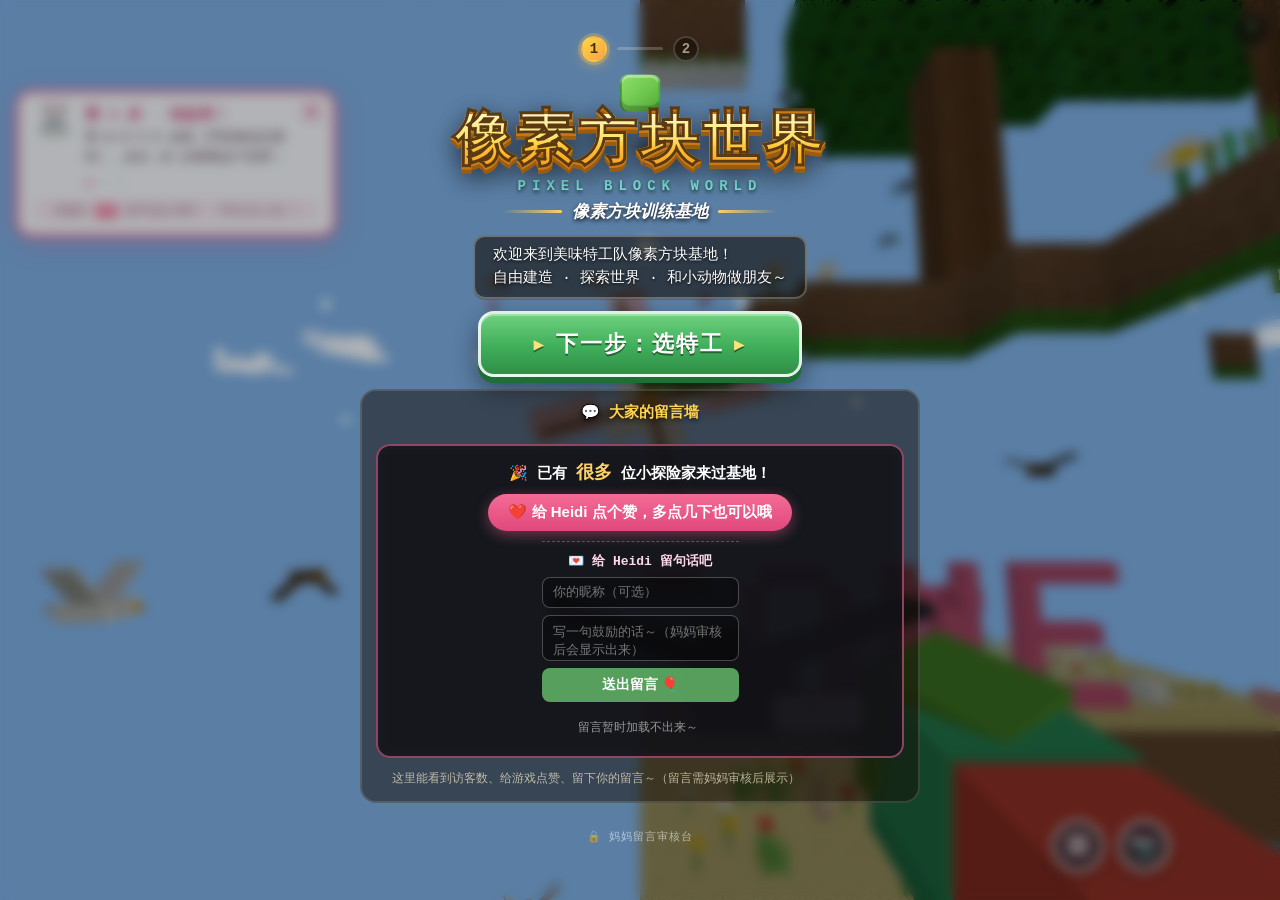
<file: index.html>
<!doctype html>
<html lang="zh-CN">
<head>
  <meta charset="UTF-8" />
  <meta name="viewport" content="width=device-width, initial-scale=1.0, maximum-scale=1.0, user-scalable=no" />
  <meta name="description" content="像素方块世界 - 3D像素风格方块世界探索游戏" />
  <title>美味特工队 · 像素方块训练基地</title>
  <link rel="stylesheet" href="./styles/main.css?v=20260925ai" />
  <!-- 使用 importmap 引入 Three.js ES Module -->
  <script type="importmap">
  {
    "imports": {
      "three": "./js/lib/three.module.js"
    }
  }
  </script>
</head>
<body>
  <!-- 游戏渲染画布 -->
  <canvas id="gameCanvas"></canvas>

  <!-- 十字准星 -->
  <div id="crosshair">+</div>

  <!-- 多人联机：队友过远时屏幕边缘方向指引（点击可一键传送到队友身边） -->
  <div id="teamPointer" class="team-pointer" title="点击传送到队友身边">
    <div class="tp-arrow"><span class="tp-tri"></span></div>
    <div class="tp-info"><span class="tp-name"></span><span class="tp-dist"></span></div>
  </div>

  <!-- 多人共建：常驻状态徽章（房间号 / 在线人数，点击复制房间号） -->
  <div id="mpBadge" class="mp-badge" title="点击复制房间号" hidden>
    <span class="mpb-dot"></span>
    <span class="mpb-label">多人共建</span>
    <span class="mpb-code" id="mpBadgeCode"></span>
    <span class="mpb-count" id="mpBadgeCount">1 人在线</span>
  </div>

  <!-- 多人共建：进入房间时的欢迎横幅 -->
  <div id="mpBanner" class="mp-banner" hidden>
    <div class="mpb-card">
      <div class="mpb-title">🌐 已进入多人共建世界</div>
      <div class="mpb-room">房间号 <b id="mpBannerCode"></b><span id="mpBannerCopy" class="mpb-copy">复制</span></div>
      <div class="mpb-people" id="mpBannerPeople"></div>
      <div class="mpb-hint">和小伙伴一起搭建吧！走散了按 B 可传送到队友身边</div>
    </div>
  </div>

  <!-- 多人共建：对话气泡聊天条（进入房间后显示） -->
  <div id="chatDock" class="chat-dock">
    <div id="chatLog" class="chat-log"></div>
    <div class="chat-row">
      <input id="chatInput" class="chat-input" type="text" maxlength="80"
             placeholder="说点什么…（回车发送）" autocomplete="off" />
      <button id="chatMicBtn" class="chat-mic" type="button" title="点一下说话，自动转成文字" aria-label="语音说话">🎤</button>
      <button id="chatSendBtn" class="chat-send" type="button">发送</button>
    </div>
  </div>

  <!-- 当前选中方块名称提示 -->
  <div id="selectedBlockName">草地</div>

  <!-- 底部物品栏 -->
  <div id="hotbar"></div>

  <!-- 目标方块提示 -->
  <div id="blockHighlight"></div>

  <!-- 调试信息 -->
  <div id="debugInfo"></div>

  <!-- 右上角操作说明面板（桌面端常驻，可点击收起/展开） -->
  <div id="controlsPanel" class="desktop-only collapsed">
    <button id="controlsTrigger" class="controls-trigger" type="button" aria-label="操作说明" title="操作说明（点击展开/收起）">?</button>
    <div class="controls-body">
      <div class="control-row"><span class="key">W A S D</span><span>移动</span></div>
      <div class="control-row"><span class="key">鼠标</span><span>视角旋转</span></div>
      <div class="control-row"><span class="key">左键</span><span>放置方块</span></div>
      <div class="control-row"><span class="key">右键</span><span>破坏方块</span></div>
      <div class="control-row"><span class="key">空格</span><span>跳跃 / 水中上浮</span></div>
      <div class="control-row"><span class="key">双击空格</span><span>切换飞行（空格上升 / Shift 下降）</span></div>
      <div class="control-row"><span class="key">1-9</span><span>选择快捷栏</span></div>
      <div class="control-row"><span class="key">M</span><span>🗺 打开世界地图</span></div>
      <div class="control-row"><span class="key">E</span><span>打开创造背包（选方块放入快捷栏）</span></div>
      <div class="control-row"><span class="key">G</span><span>装备兑换（床、家具、生活用品）</span></div>
      <div class="control-row"><span class="key">V</span><span>切换第一 / 第三人称（看自己）</span></div>
      <div class="control-row"><span class="key">R</span><span>🏠 一键回到出生点</span></div>
      <div class="control-row"><span class="key">9（空槽）</span><span>吸引/收集掉落物</span></div>
      <div class="control-row"><span class="key">滚轮/Shift+滚轮</span><span>切换方块</span></div>
      <div class="control-row"><span class="key">T</span><span>切换天气（晴/雨/雪）</span></div>
      <div class="control-row"><span class="key">C</span><span>📷 拍照存入作品集</span></div>
      <div class="control-row"><span class="key">P</span><span>🖼 打开作品集相册</span></div>
      <div class="control-row"><span class="key">Q</span><span>❔ 打开 / 收起本操作说明</span></div>
      <div class="control-row"><span class="key">H</span><span>🐰 关闭 / 重开新手任务提示</span></div>
      <div class="control-row"><span class="key">F</span><span>小彩蛋（试试看～）</span></div>
      <div class="control-row"><span class="key">Ctrl+S</span><span>💾 立即手动保存（也会自动保存）</span></div>
      <div class="control-row"><span class="key">ESC</span><span>暂停</span></div>
    </div>
  </div>

  <!-- 加载进度 -->
  <div id="loadingBar">
    <div class="loading-text">生成世界中...</div>
    <div class="loading-progress"><div class="loading-fill" id="loadingFill"></div></div>
  </div>

  <!-- 暂停界面 -->
  <div id="pauseScreen">
    <div class="pause-text">暂停</div>
    <div class="pause-hint">点击继续游戏</div>
  </div>

  <!-- 开始界面 -->
  <div id="startScreen">
   <div class="start-inner">
    <!-- 步骤指示器 -->
    <div class="step-dots" aria-hidden="true">
      <span class="sd active">1</span><i class="sd-line"></i><span class="sd">2</span>
    </div>

    <!-- 第 1 步：欢迎语 + 留言墙 -->
    <div class="start-step active" data-step="1">
      <div class="start-hero">
        <div class="logo-lockup">
          <div class="logo-cube" aria-hidden="true">
            <div class="cube-face cube-top"></div>
            <div class="cube-face cube-left"></div>
            <div class="cube-face cube-right"></div>
            <div class="cube-eyes"><i></i><i></i></div>
          </div>
          <h1 class="game-logo"><span class="logo-zh">像素方块世界</span></h1>
          <div class="logo-en">PIXEL&nbsp;BLOCK&nbsp;WORLD</div>
          <div class="logo-rule"><span></span><em>像素方块训练基地</em><span></span></div>
        </div>
      </div>

      <div class="start-welcome">欢迎来到美味特工队像素方块基地！<br>自由建造 · 探索世界 · 和小动物做朋友～</div>

      <button id="stepNextBtn" class="start-play-btn" type="button">
        <span class="spb-arrow">▶</span> 下一步：选特工 <span class="spb-arrow">▶</span>
      </button>

      <div class="step-box">
        <div class="step-box-title">💬 大家的留言墙</div>
        <div id="communityMount"></div>
        <div class="tab-hint">这里能看到访客数、给游戏点赞、留下你的留言～（留言需妈妈审核后展示）</div>
      </div>

      <a class="admin-link" href="./admin.html" target="_blank" rel="noopener" onclick="event.stopPropagation()">🔒 妈妈留言审核台</a>
    </div>

    <!-- 第 2 步：选角色 + 开始 / 存档 -->
    <div class="start-step" data-step="2" hidden>
      <div class="step-title">准备出发，选一位美味特工！</div>
        <div class="char-select">
          <div class="char-select-label">选择你的美味特工 <span class="char-select-sub">美味特工队 · Yummy Agents</span></div>
          <div class="char-options char-options-4">
            <button class="char-card" data-char="burger" type="button">
              <span class="agent-ico agent-burger"><i class="ag-hat"></i><i class="ag-cap"></i><b class="ag-eye"></b><b class="ag-eye"></b><i class="ag-mask"></i><i class="ag-body"></i></span>
              <span class="char-name">汉堡特工</span>
              <span class="char-check">✓</span>
            </button>
            <button class="char-card" data-char="fries" type="button">
              <span class="agent-ico agent-fries"><i class="ag-fries"></i><i class="ag-chefhat"></i><i class="ag-hair"></i><b class="ag-eye ag-eye-red"></b><b class="ag-eye ag-eye-red"></b><i class="ag-mask ag-mask-white"></i><i class="ag-body ag-body-green"></i></span>
              <span class="char-name">薯条厨娘</span>
              <span class="char-check">✓</span>
            </button>
            <button class="char-card" data-char="popcorn" type="button">
              <span class="agent-ico agent-popcorn"><i class="ag-puffs"></i><b class="ag-eye ag-eye-white"></b><b class="ag-eye ag-eye-white"></b><i class="ag-body ag-body-purple"></i></span>
              <span class="char-name">鸡米花小弟</span>
              <span class="char-check">✓</span>
            </button>
            <button class="char-card" data-char="witch" type="button">
              <span class="agent-ico agent-witch"><i class="ag-hair"></i><i class="ag-hat"></i><i class="ag-hatbrim"></i><b class="ag-eye"></b><b class="ag-eye"></b><i class="ag-body ag-body-witch"></i></span>
              <span class="char-name">魔法小女巫</span>
              <span class="char-check">✓</span>
            </button>
          </div>
        </div>

      <!-- 开始按钮 -->
      <button id="startPlayBtn" class="start-play-btn" type="button">
        <span class="spb-arrow">▶</span> 开始冒险 <span class="spb-arrow">▶</span>
      </button>

    <div class="save-menu" id="saveMenu">
      <button id="continueBtn" class="save-btn save-btn-primary" style="display:none">继续上次世界</button>
      <button id="newWorldBtn" class="save-btn">开新世界</button>
      <button id="exportBtn" class="save-btn">导出存档</button>
      <button id="importBtn" class="save-btn" onclick="document.getElementById('importFile').click()">导入存档</button>
      <input type="file" id="importFile" accept="application/json,.json" style="display:none">
      <div class="save-note">本地自动保存（同设备）；导出文件可备份或换设备导入。游戏内 Ctrl+S 手动保存。</div>
    </div>

    <!-- 多人共建面板（未配置云端时自动隐藏） -->
    <div class="mp-card" id="mpBox">
      <div class="mp-card-head">
        <span class="mp-globe" aria-hidden="true">🌐</span>
        <div class="mp-head-text">
          <div class="mp-title">多人共建</div>
          <div class="mp-subtitle">和小伙伴进同一个世界，一起搭方块！<span class="mp-cap-badge">每房最多 4 人</span></div>
        </div>
        <span class="mp-online-pill" id="mpOnlineBadge" aria-hidden="true">在线</span>
      </div>
      <div class="mp-card-body">
        <div class="mp-field">
          <label for="mpName">你的昵称</label>
          <input id="mpName" class="mp-input" type="text" maxlength="12" autocomplete="off" placeholder="取个名字，如：Heidi">
        </div>
        <div class="mp-cols">
          <button id="mpCreate" class="mp-btn mp-btn-create" type="button">
            <span class="mp-btn-ico">🏠</span><span>创建新房间</span>
          </button>
          <div class="mp-or"><i></i><span>或</span><i></i></div>
          <div class="mp-join">
            <input id="mpCode" class="mp-input mp-code" type="text" maxlength="6" autocomplete="off" placeholder="房间码">
            <button id="mpJoin" class="mp-btn mp-btn-join" type="button">
              <span class="mp-btn-ico">🚪</span><span>加入</span>
            </button>
          </div>
        </div>
        <div id="mpCodeBar" class="mp-codebar" style="display:none;">
          <span class="mp-codebar-label">房间码</span>
          <span id="mpCodeValue" class="mp-code-value">------</span>
          <button id="mpCopy" class="mp-copy" type="button">📋 复制</button>
        </div>
        <div id="mpStatus" class="mp-status">想和小伙伴一起玩，就在这里「创建房间」或输入房码「加入」；不在这里操作、直接点下方「开始冒险」，就会进入只属于你自己的单机世界。</div>
        <div class="mp-steps">
          <span>① 填昵称</span><span>② 建房或输入房码</span><span>③ 点「开始冒险」一起搭</span>
        </div>
      </div>
    </div>
    <details class="controls-info desktop-only controls-collapse">
      <summary>⌨️ 键盘操作说明（点击展开/收起）</summary>
      <div class="controls-collapse-body">
      <div class="control-row"><span class="key">W A S D</span><span>移动</span></div>
      <div class="control-row"><span class="key">鼠标</span><span>视角旋转</span></div>
      <div class="control-row"><span class="key">空格</span><span>跳跃 / 水中上浮</span></div>
      <div class="control-row"><span class="key">双击空格</span><span>切换飞行（空格上升 / Shift 下降）</span></div>
      <div class="control-row"><span class="key">左键</span><span>放置方块</span></div>
      <div class="control-row"><span class="key">右键</span><span>破坏方块（掉落物品）</span></div>
      <div class="control-row"><span class="key">1-8</span><span>选择方块</span></div>
      <div class="control-row"><span class="key">9</span><span>吸引/收集掉落物</span></div>
      <div class="control-row"><span class="key">E</span><span>打开创造背包（选方块）</span></div>
      <div class="control-row"><span class="key">滚轮/Shift+滚轮</span><span>切换方块（含矿石/建材）</span></div>
      <div class="control-row"><span class="key">T</span><span>切换天气</span></div>
      <div class="control-row"><span class="key">V</span><span>切换第一/第三人称（可 360° 环绕看自己）</span></div>
      <div class="control-row"><span class="key">M</span><span>打开世界地图（看群系与自己位置）</span></div>
      <div class="control-row"><span class="key">R</span><span>一键回到出生点（迷路/卡住时用）</span></div>
      <div class="control-row"><span class="key">Q</span><span>打开 / 收起游戏内操作说明</span></div>
      <div class="control-row"><span class="key">G</span><span>打开兑换商店</span></div>
      <div class="control-row"><span class="key">C</span><span>拍照存进作品集</span></div>
      <div class="control-row"><span class="key">P</span><span>打开作品集相册</span></div>
      <div class="control-row"><span class="key">H</span><span>关闭/重开新手任务提示</span></div>
      <div class="control-row"><span class="key">B</span><span>多人联机：队友过远时一键传送到队友身边（也可点屏幕边缘的粉色箭头）</span></div>
      <div class="control-row"><span class="key">Enter / 🎤</span><span>多人联机：回车打字发送，或点🎤说一句话自动转文字，队友角色头顶会冒出对话小气泡</span></div>
      <div class="control-row"><span class="key">F</span><span>小彩蛋（试试看～）</span></div>
      <div class="control-row"><span class="key">Ctrl+S</span><span>💾 立即手动保存（游戏也会自动保存）</span></div>
      <div class="control-row"><span class="key">ESC</span><span>暂停</span></div>
      <div class="control-row"><span class="key">= / Ctrl+滚轮上</span><span>放大画面</span></div>
      <div class="control-row"><span class="key">- / Ctrl+滚轮下</span><span>缩小画面</span></div>
      <div class="control-row"><span class="key">0</span><span>重置视野</span></div>
      </div>
    </details>

      <button id="stepBackBtn" class="step-back" type="button">‹ 返回留言墙</button>
    </div>
   </div>
  </div>

  <!-- 移动端触控 UI -->
  <div id="mobileControls" style="display:none;">
    <!-- 虚拟摇杆（左下角） -->
    <div id="joystickZone">
      <div id="joystickThumb"></div>
    </div>
    <!-- 右侧操作按钮 -->
    <div id="actionButtons">
      <button id="btnJump" class="action-btn">跳</button>
      <button id="btnBreak" class="action-btn">拆</button>
      <button id="btnPlace" class="action-btn">放</button>
    </div>

    <!-- 移动端功能菜单（⋯ 展开，对应键盘上的各种功能键） -->
    <button id="mMenuBtn" class="m-menu-btn" type="button">⋯</button>
    <div id="mMenuPanel" class="m-menu-panel">
      <button class="m-fn" data-fn="photo" type="button">📷<span>拍照</span></button>
      <button class="m-fn" data-fn="album" type="button">🖼️<span>相册</span></button>
      <button class="m-fn" data-fn="inventory" type="button">🎒<span>背包</span></button>
      <button class="m-fn" data-fn="shop" type="button">🛒<span>商店</span></button>
      <button class="m-fn" data-fn="view" type="button">👁️<span>视角</span></button>
      <button class="m-fn" data-fn="fly" type="button">🕊️<span>飞行</span></button>
      <button class="m-fn" data-fn="home" type="button">🏠<span>回家</span></button>
      <button class="m-fn m-fn-team" data-fn="team" type="button" style="display:none;">🧲<span>找队友</span></button>
      <button class="m-fn m-fn-chat" data-fn="chat" type="button" style="display:none;">💬<span>说话</span></button>
      <button class="m-fn" data-fn="map" type="button">🗺️<span>地图</span></button>
      <button class="m-fn" data-fn="weather" type="button">🌦️<span>天气</span></button>
      <button class="m-fn" data-fn="help" type="button">❓<span>说明</span></button>
    </div>

    <!-- 移动端方块选择栏 -->
    <div id="mobileHotbar"></div>
  </div>

  <!-- 游戏主模块 -->
  <!-- Supabase 浏览器库（本地自包含，用于访客计数/点赞/留言） -->
  <script src="./js/lib/supabase.umd.js"></script>

  <!-- 社区功能引导（开始界面的计数/点赞/留言） -->
  <script type="module">
    import { Community } from './js/community.js?v=20260925ai';
    try {
      const mount = document.getElementById('communityMount');
      if (mount) { const c = new Community(); c.mount(mount); }
    } catch (e) { console.warn('[community] 加载失败', e); }
  </script>

  <script type="module" src="./js/game.js?v=20260925ai"></script>

  <!-- 兜底：模块若加载失败或卡住，给出可见提示而不是无限"生成世界中..." -->
  <script>
    window.__gameLoaded = false;
    window.addEventListener('load', () => {
      setTimeout(() => {
        if (window.__gameLoaded) return;
        // 用 loadingBar 文案提示用户强刷（多数为缓存/边缘未更新导致）
        const bar = document.getElementById('loadingBar');
        const txt = bar && bar.querySelector('.loading-text');
        if (txt && bar.style.display !== 'none') {
          txt.innerHTML = '加载有点慢，可能是缓存～<br>请下拉刷新或关掉预览重新打开';
        }
      }, 9000);
    });
    window.addEventListener('error', (e) => {
      console.error('[页面错误]', e.message, e.filename);
    }, true);
  </script>
</body>
</html>
</file>
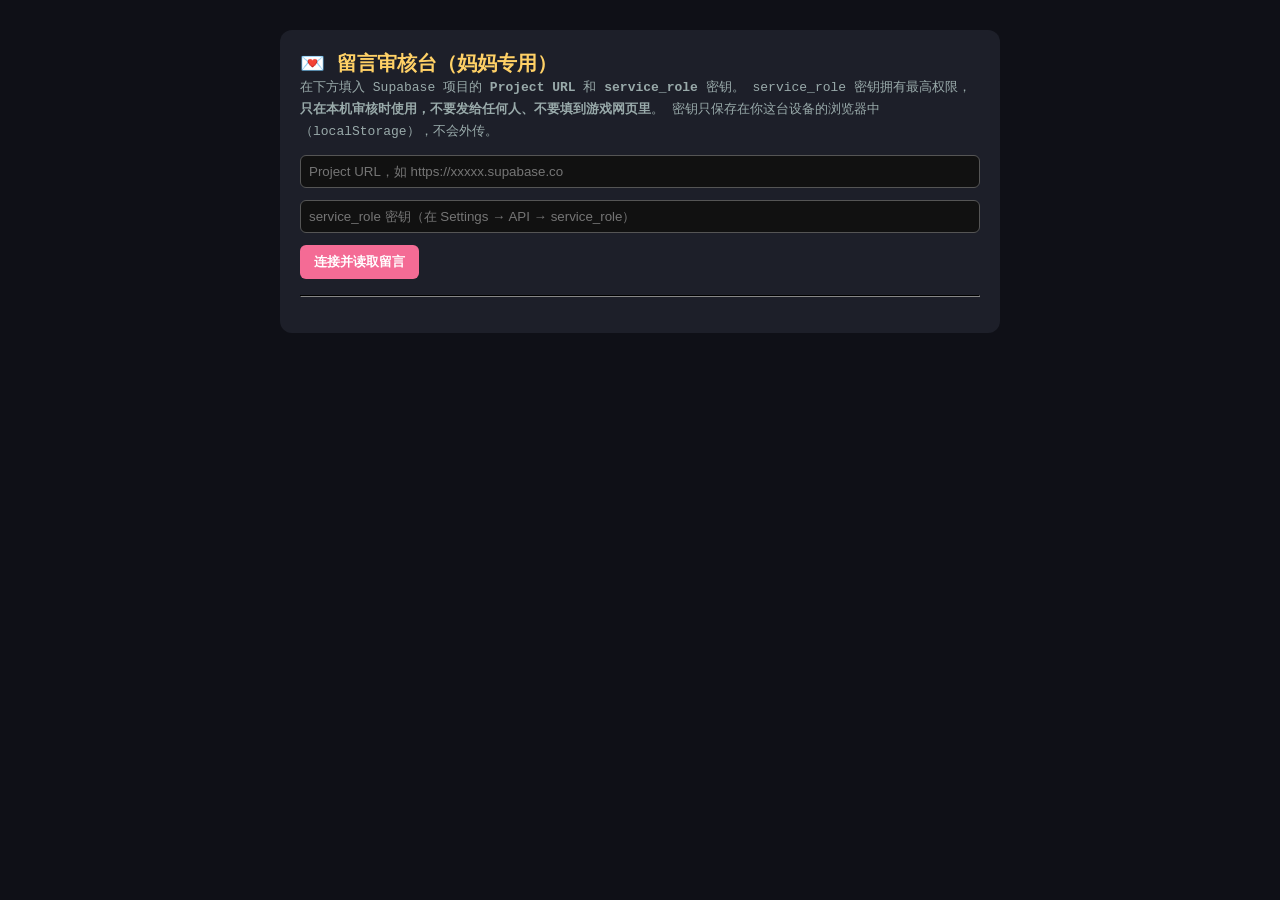
<file: admin.html>
<!doctype html>
<html lang="zh-CN">
<head>
  <meta charset="UTF-8" />
  <meta name="viewport" content="width=device-width, initial-scale=1.0" />
  <title>留言审核 · 妈妈管理台</title>
  <link rel="stylesheet" href="./styles/main.css" />
  <script src="./js/lib/supabase.umd.js"></script>
</head>
<body class="admin-body">
  <div class="admin-wrap">
    <h1>💌 留言审核台（妈妈专用）</h1>
    <p style="font-size:13px;color:#9aa;line-height:1.7">
      在下方填入 Supabase 项目的 <b>Project URL</b> 和 <b>service_role</b> 密钥。
      service_role 密钥拥有最高权限，<b>只在本机审核时使用，不要发给任何人、不要填到游戏网页里</b>。
      密钥只保存在你这台设备的浏览器中（localStorage），不会外传。
    </p>
    <div class="admin-row">
      <input id="url" type="text" placeholder="Project URL，如 https://xxxxx.supabase.co" />
    </div>
    <div class="admin-row">
      <input id="key" type="password" placeholder="service_role 密钥（在 Settings → API → service_role）" />
    </div>
    <div class="admin-row">
      <button id="connect">连接并读取留言</button>
      <span id="status" style="font-size:13px;color:#9aa;align-self:center"></span>
    </div>
    <hr style="border-color:#333;margin:16px 0" />
    <div id="list"></div>
  </div>

  <script>
    const $ = (id) => document.getElementById(id);
    let client = null;

    function esc(s){return String(s==null?'':s).replace(/[&<>"']/g,c=>({'&':'&amp;','<':'&lt;','>':'&gt;','"':'&quot;',"'":'&#39;'}[c]));}
    function fmtTime(t){try{return new Date(t).toLocaleString('zh-CN');}catch(e){return t||'';}}

    function saved(){
      try{return {u:localStorage.getItem('voxel_admin_url')||'',k:localStorage.getItem('voxel_admin_key')||''};}catch(e){return {u:'',k:''};}
    }
    function saveCreds(u,k){try{localStorage.setItem('voxel_admin_url',u);localStorage.setItem('voxel_admin_key',k);}catch(e){}}

    async function load(){
      // 容错：自动去掉末尾多余的 /rest/v1、斜杠和空格，用户贴完整接口地址也能识别
      let url = $('url').value.trim();
      url = url.replace(/\/rest\/v1\/?$/i,'').replace(/\/+$/,'');
      const key = $('key').value.trim();
      if(!url || !key){ $('status').textContent='请填 URL 和 service_role 密钥'; return; }
      $('url').value = url;
      saveCreds(url,key);
      $('status').textContent='连接中…';
      try{
        client = window.supabase.createClient(url, key, { auth:{persistSession:false} });
        // 读取全部留言，新的在前
        const { data, error } = await client.from('messages')
          .select('*').order('created_at',{ascending:false}).limit(200);
        if(error) throw error;
        $('status').textContent = '共 ' + data.length + ' 条留言';
        render(data);
      }catch(e){
        console.error(e);
        $('status').textContent = '连接失败：' + (e.message||e) + '（请确认用的是 service_role 密钥）';
      }
    }

    function render(msgs){
      const list = $('list');
      if(!msgs.length){ list.innerHTML='<p style="color:#9aa">暂时没有留言。</p>'; return; }
      list.innerHTML = msgs.map(m=>{
        const state = m.approved
          ? '<span style="color:#7fdc8a">已展示</span>'
          : '<span class="admin-pending">待审核</span>';
        return `<div class="admin-msg" data-id="${m.id}">
          <div class="am-meta">${state} · ${esc(m.nickname||'匿名')} · ${fmtTime(m.created_at)}</div>
          <div class="am-text">${esc(m.content ?? m.message ?? '')}</div>
          <button class="am-approve" data-act="approve">${m.approved?'已通过 ✓':'通过并展示'}</button>
          <button class="am-hide" data-act="hide">${m.approved?'撤下':'暂不展示'}</button>
          <button class="am-delete" data-act="delete">删除</button>
        </div>`;
      }).join('');
    }

    async function act(id, action){
      if(!client) return;
      try{
        if(action==='delete'){
          if(!confirm('确定删除这条留言吗？删除后不可恢复。')) return;
          const {error}=await client.from('messages').delete().eq('id',id);
          if(error) throw error;
        }else{
          const approved = action==='approve';
          const {error}=await client.from('messages').update({approved}).eq('id',id);
          if(error) throw error;
        }
        load();
      }catch(e){ alert('操作失败：'+(e.message||e)); }
    }

    document.addEventListener('click',(e)=>{
      const btn = e.target.closest('button[data-act]');
      if(btn){ const card=btn.closest('.admin-msg'); act(card.dataset.id, btn.dataset.act); return; }
      if(e.target.id==='connect') load();
    });

    // 自动填回上次保存的凭证
    (function(){ const s=saved(); if(s.u){$('url').value=s.u;} if(s.k){$('key').value=s.k;} })();
  </script>
</body>
</html>
</file>
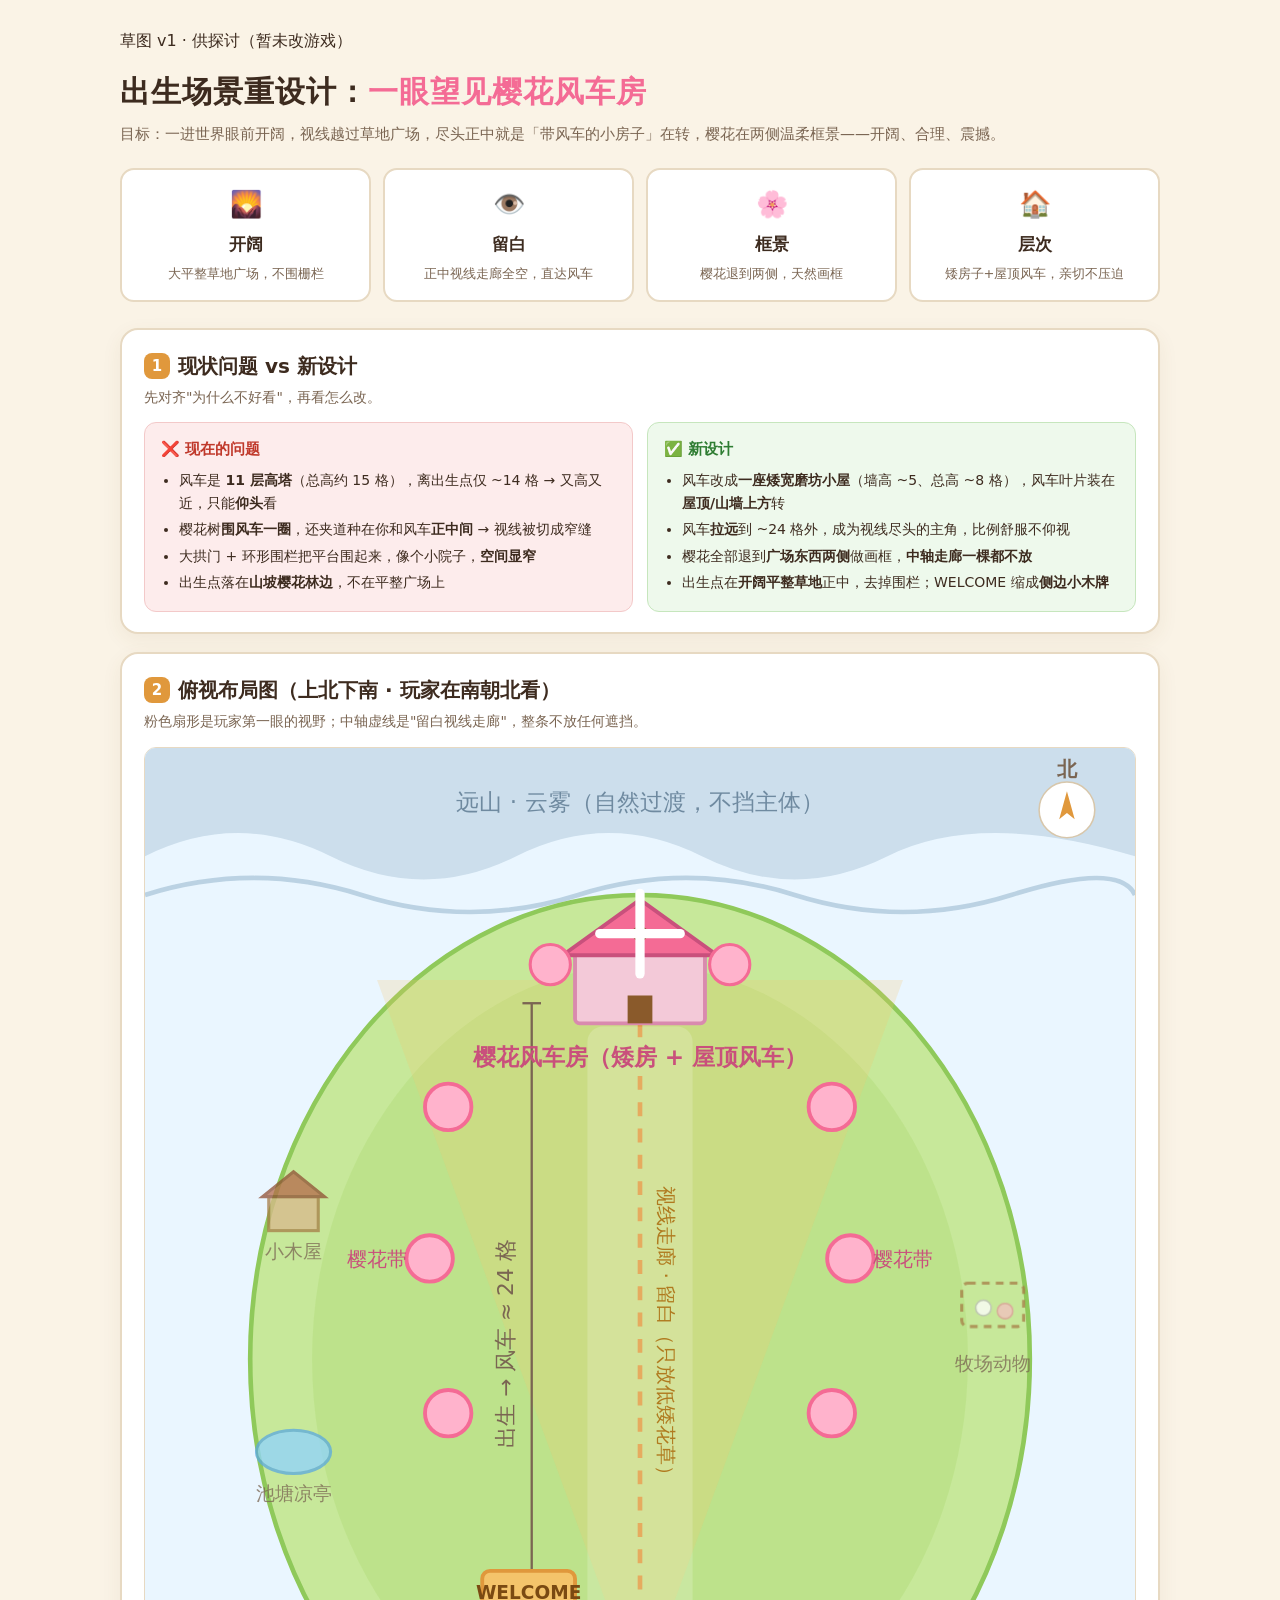
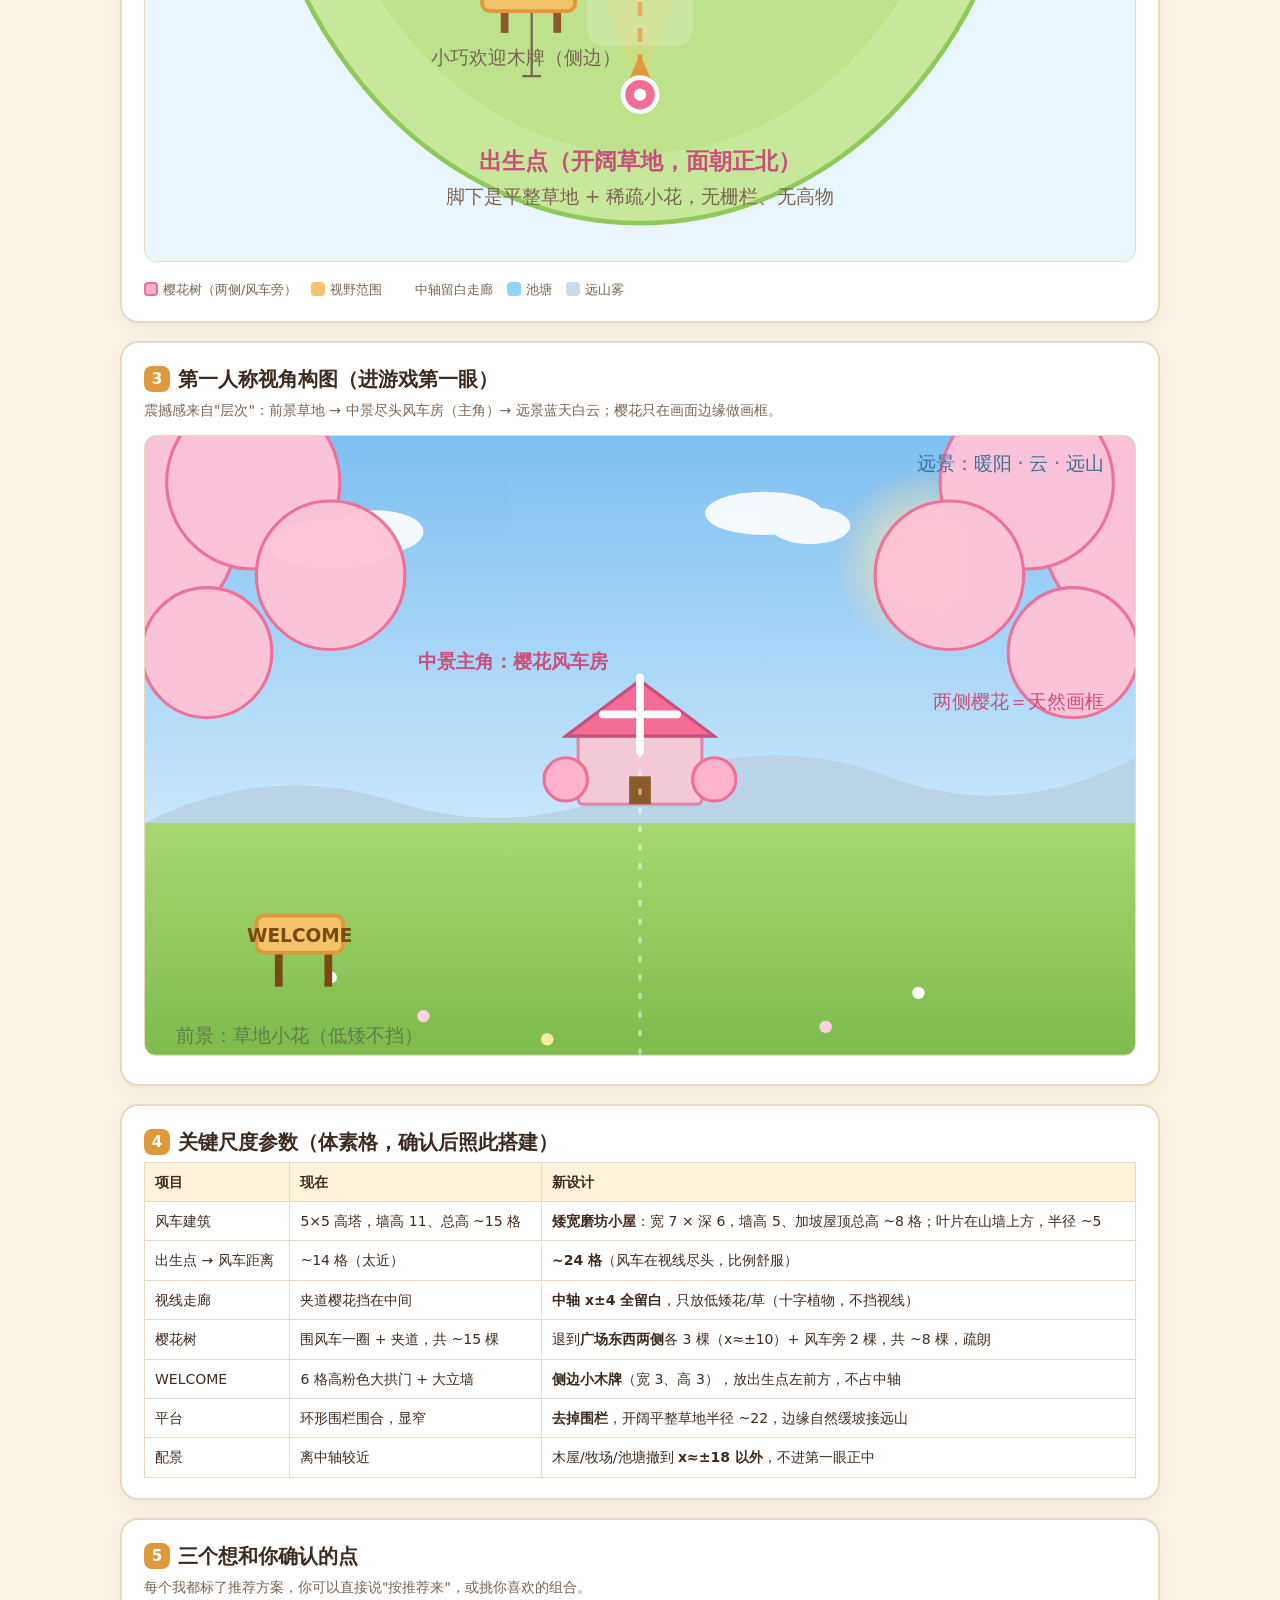
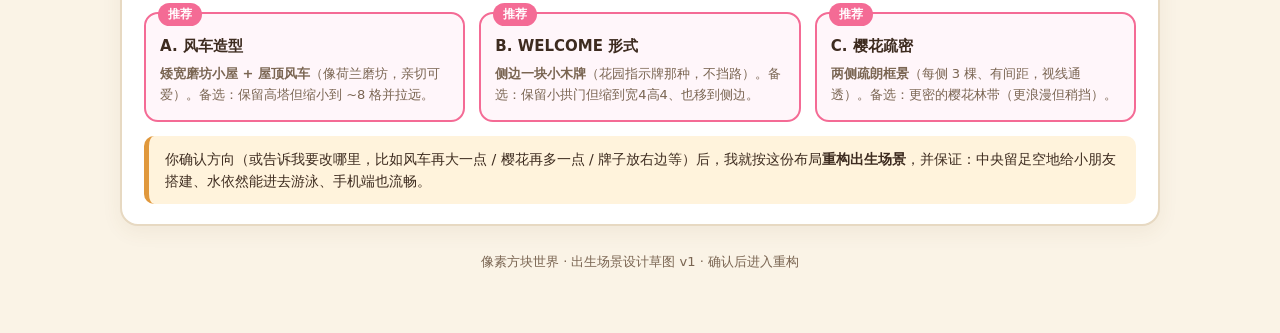
<file: spawn-design.html>
<!DOCTYPE html>
<html lang="zh-CN">
<head>
<meta charset="UTF-8" />
<meta name="viewport" content="width=device-width, initial-scale=1.0" />
<title>像素方块世界 · 出生场景重设计草图 v1</title>
<style>
  :root{
    --pink:#F46B95; --pink-soft:#ffd6e4;
    --gold:#E0983C; --gold-soft:#F4C46B;
    --grass:#8fc95a; --grass-d:#5f9e3a; --grass-l:#c7e89a;
    --sky:#9fd0f5; --sky-deep:#5ea9e6;
    --panel:#FFF3DC; --ink:#3d2b1f; --ink-soft:#7a6552;
    --card:#ffffff; --line:#e7d9c2;
  }
  *{box-sizing:border-box;}
  body{
    margin:0; font-family:"PingFang SC","Microsoft YaHei",system-ui,sans-serif;
    color:var(--ink); background:#faf3e6; line-height:1.6;
  }
  .wrap{max-width:1080px;margin:0 auto;padding:28px 20px 60px;}
  header.tag{display:inline-block;background:var(--pink);color:#fff;font-size:13px;font-weight:700;
    padding:4px 12px;border-radius:999px;letter-spacing:1px;}
  h1{font-size:30px;margin:14px 0 6px;letter-spacing:1px;}
  h1 .hl{color:var(--pink);}
  .sub{color:var(--ink-soft);margin:0 0 22px;font-size:15px;}
  .concept{display:grid;grid-template-columns:repeat(4,1fr);gap:12px;margin:18px 0 26px;}
  .concept .c{background:var(--card);border:2px solid var(--line);border-radius:14px;padding:14px;text-align:center;}
  .concept .c .ic{font-size:26px;}
  .concept .c b{display:block;font-size:17px;margin:6px 0 2px;}
  .concept .c span{font-size:13px;color:var(--ink-soft);}
  section{background:var(--card);border:2px solid var(--line);border-radius:18px;padding:20px 22px;margin:18px 0;
    box-shadow:0 6px 20px rgba(120,90,40,.07);}
  section h2{font-size:20px;margin:0 0 4px;display:flex;align-items:center;gap:8px;}
  section h2 .no{background:var(--gold);color:#fff;width:26px;height:26px;border-radius:8px;display:inline-flex;
    align-items:center;justify-content:center;font-size:15px;}
  section .desc{color:var(--ink-soft);font-size:14px;margin:0 0 14px;}
  .fig{width:100%;border-radius:12px;background:linear-gradient(180deg,#eaf6ff,#f3fbe9);border:1px solid var(--line);}
  .compare{display:grid;grid-template-columns:1fr 1fr;gap:14px;}
  .compare .box{border-radius:12px;padding:14px 16px;font-size:14px;}
  .compare .bad{background:#fdecec;border:1px solid #f3c9c9;}
  .compare .good{background:#eef9ec;border:1px solid #c6e6bd;}
  .compare h3{margin:0 0 8px;font-size:15px;}
  .compare .bad h3{color:#c0392b;} .compare .good h3{color:#2e7d32;}
  .compare ul{margin:0;padding-left:18px;} .compare li{margin:4px 0;}
  table{width:100%;border-collapse:collapse;font-size:14px;}
  th,td{border:1px solid var(--line);padding:8px 10px;text-align:left;}
  th{background:var(--panel);}
  .opts{display:grid;grid-template-columns:repeat(3,1fr);gap:14px;}
  .opt{border:2px solid var(--line);border-radius:14px;padding:14px;position:relative;background:#fff;}
  .opt.rec{border-color:var(--pink);background:#fff6fa;}
  .opt .badge{position:absolute;top:-11px;left:12px;background:var(--pink);color:#fff;font-size:12px;
    font-weight:700;padding:2px 10px;border-radius:999px;}
  .opt h4{margin:6px 0 6px;font-size:15px;}
  .opt p{margin:0;font-size:13px;color:var(--ink-soft);}
  .note{background:var(--panel);border-left:5px solid var(--gold);border-radius:10px;padding:12px 16px;font-size:14px;margin-top:14px;}
  .legend{display:flex;flex-wrap:wrap;gap:14px;font-size:13px;color:var(--ink-soft);margin-top:10px;}
  .legend i{display:inline-block;width:14px;height:14px;border-radius:4px;margin-right:5px;vertical-align:-2px;}
  footer{text-align:center;color:var(--ink-soft);font-size:13px;margin-top:26px;}
  @media(max-width:760px){.concept{grid-template-columns:repeat(2,1fr);}.compare,.opts{grid-template-columns:1fr;}}
</style>
</head>
<body>
<div class="wrap">

  <span class="tag">草图 v1 · 供探讨（暂未改游戏）</span>
  <h1>出生场景重设计：<span class="hl">一眼望见樱花风车房</span></h1>
  <p class="sub">目标：一进世界眼前开阔，视线越过草地广场，尽头正中就是「带风车的小房子」在转，樱花在两侧温柔框景——开阔、合理、震撼。</p>

  <div class="concept">
    <div class="c"><div class="ic">🌄</div><b>开阔</b><span>大平整草地广场，不围栅栏</span></div>
    <div class="c"><div class="ic">👁️</div><b>留白</b><span>正中视线走廊全空，直达风车</span></div>
    <div class="c"><div class="ic">🌸</div><b>框景</b><span>樱花退到两侧，天然画框</span></div>
    <div class="c"><div class="ic">🏠</div><b>层次</b><span>矮房子+屋顶风车，亲切不压迫</span></div>
  </div>

  <section>
    <h2><span class="no">1</span>现状问题 vs 新设计</h2>
    <p class="desc">先对齐"为什么不好看"，再看怎么改。</p>
    <div class="compare">
      <div class="box bad">
        <h3>❌ 现在的问题</h3>
        <ul>
          <li>风车是 <b>11 层高塔</b>（总高约 15 格），离出生点仅 ~14 格 → 又高又近，只能<b>仰头</b>看</li>
          <li>樱花树<b>围风车一圈</b>，还夹道种在你和风车<b>正中间</b> → 视线被切成窄缝</li>
          <li>大拱门 + 环形围栏把平台围起来，像个小院子，<b>空间显窄</b></li>
          <li>出生点落在<b>山坡樱花林边</b>，不在平整广场上</li>
        </ul>
      </div>
      <div class="box good">
        <h3>✅ 新设计</h3>
        <ul>
          <li>风车改成<b>一座矮宽磨坊小屋</b>（墙高 ~5、总高 ~8 格），风车叶片装在<b>屋顶/山墙上方</b>转</li>
          <li>风车<b>拉远</b>到 ~24 格外，成为视线尽头的主角，比例舒服不仰视</li>
          <li>樱花全部退到<b>广场东西两侧</b>做画框，<b>中轴走廊一棵都不放</b></li>
          <li>出生点在<b>开阔平整草地</b>正中，去掉围栏；WELCOME 缩成<b>侧边小木牌</b></li>
        </ul>
      </div>
    </div>
  </section>

  <section>
    <h2><span class="no">2</span>俯视布局图（上北下南 · 玩家在南朝北看）</h2>
    <p class="desc">粉色扇形是玩家第一眼的视野；中轴虚线是"留白视线走廊"，整条不放任何遮挡。</p>
    <svg class="fig" viewBox="0 0 640 720" xmlns="http://www.w3.org/2000/svg">
      <!-- 天空/背景 -->
      <rect x="0" y="0" width="640" height="720" fill="#eaf6ff"/>
      <!-- 远山 + 雾 (北) -->
      <path d="M0,70 q60,-30 120,0 t120,0 t120,0 t120,0 t160,0 L640,0 L0,0 Z" fill="#c9dcea" opacity="0.9"/>
      <path d="M0,95 q70,-22 140,0 t140,0 t140,0 t140,0 t80,0" stroke="#a9c4d8" stroke-width="3" fill="none" opacity="0.7"/>
      <text x="320" y="40" text-anchor="middle" font-size="15" fill="#6f8aa0">远山 · 云雾（自然过渡，不挡主体）</text>
      <!-- 方向标 N -->
      <g transform="translate(596,40)">
        <circle r="18" fill="#fff" stroke="#d8c7ab"/>
        <path d="M0,-12 L5,6 L0,2 L-5,6 Z" fill="#E0983C"/>
        <text y="-22" text-anchor="middle" font-size="13" font-weight="700" fill="#7a6552">北</text>
      </g>

      <!-- 草地大平台 -->
      <ellipse cx="320" cy="395" rx="252" ry="300" fill="#c7e89a" stroke="#8fc95a" stroke-width="3"/>
      <ellipse cx="320" cy="395" rx="212" ry="255" fill="#b7e083" opacity="0.6"/>

      <!-- 视野扇形 -->
      <path d="M320,612 L150,150 L490,150 Z" fill="#F4C46B" opacity="0.22"/>
      <!-- 中轴视线走廊（留白） -->
      <line x1="320" y1="612" x2="320" y2="150" stroke="#E0983C" stroke-width="3" stroke-dasharray="9 8"/>
      <rect x="286" y="180" width="68" height="400" fill="#ffffff" opacity="0.18" rx="10"/>
      <text x="332" y="380" font-size="13" fill="#b07a1f" transform="rotate(90 332,380)" text-anchor="middle">视线走廊 · 留白（只放低矮花草）</text>

      <!-- 距离标尺 -->
      <g stroke="#7a6552" stroke-width="1.5">
        <line x1="250" y1="600" x2="250" y2="165"/>
        <line x1="244" y1="600" x2="256" y2="600"/>
        <line x1="244" y1="165" x2="256" y2="165"/>
      </g>
      <text x="238" y="385" font-size="14" fill="#7a6552" text-anchor="middle" transform="rotate(-90 238,385)">出生 → 风车 ≈ 24 格</text>

      <!-- 樱花风车房（北中轴）-->
      <g transform="translate(320,150)">
        <!-- 房子矮宽 -->
        <rect x="-42" y="-18" width="84" height="46" rx="3" fill="#f3c9d8" stroke="#d98aae" stroke-width="2.5"/>
        <path d="M-50,-16 L0,-52 L50,-16 Z" fill="#F46B95" stroke="#c9507c" stroke-width="2.5"/>
        <!-- 风车叶片在山墙上方 -->
        <g transform="translate(0,-30)">
          <circle r="5" fill="#8a5a2b"/>
          <g stroke="#fff" stroke-width="6" stroke-linecap="round">
            <line x1="0" y1="0" x2="0" y2="-26"/>
            <line x1="0" y1="0" x2="0" y2="26"/>
            <line x1="0" y1="0" x2="-26" y2="0"/>
            <line x1="0" y1="0" x2="26" y2="0"/>
          </g>
          <g stroke="#f2b7cc" stroke-width="6" stroke-linecap="round" opacity="0.0"></g>
        </g>
        <!-- 小门 -->
        <rect x="-8" y="10" width="16" height="18" fill="#8a5a2b"/>
      </g>
      <text x="320" y="205" text-anchor="middle" font-size="15" font-weight="700" fill="#c9507c">樱花风车房（矮房 + 屋顶风车）</text>

      <!-- 风车旁樱花（2棵，房子侧后方，不挡正面）-->
      <circle cx="262" cy="140" r="13" fill="#ffb3cc" stroke="#F46B95" stroke-width="2"/>
      <circle cx="378" cy="140" r="13" fill="#ffb3cc" stroke="#F46B95" stroke-width="2"/>

      <!-- 两侧樱花带（框景）-->
      <!-- 西 -->
      <circle cx="196" cy="232" r="15" fill="#ffb3cc" stroke="#F46B95" stroke-width="2.5"/>
      <circle cx="184" cy="330" r="15" fill="#ffb3cc" stroke="#F46B95" stroke-width="2.5"/>
      <circle cx="196" cy="430" r="15" fill="#ffb3cc" stroke="#F46B95" stroke-width="2.5"/>
      <!-- 东 -->
      <circle cx="444" cy="232" r="15" fill="#ffb3cc" stroke="#F46B95" stroke-width="2.5"/>
      <circle cx="456" cy="330" r="15" fill="#ffb3cc" stroke="#F46B95" stroke-width="2.5"/>
      <circle cx="444" cy="430" r="15" fill="#ffb3cc" stroke="#F46B95" stroke-width="2.5"/>
      <text x="150" y="335" text-anchor="middle" font-size="13" fill="#c9507c">樱花带</text>
      <text x="490" y="335" text-anchor="middle" font-size="13" fill="#c9507c">樱花带</text>

      <!-- WELCOME 小木牌（左前侧，不挡中轴）-->
      <g transform="translate(232,540)">
        <rect x="-2" y="6" width="5" height="26" fill="#8a5a2b"/>
        <rect x="-2" y="6" width="5" height="26" fill="#8a5a2b" transform="translate(34,0)"/>
        <rect x="-14" y="-8" width="60" height="26" rx="5" fill="#F4C46B" stroke="#E0983C" stroke-width="2.5"/>
        <text x="16" y="10" text-anchor="middle" font-size="12" font-weight="700" fill="#7a4a12">WELCOME</text>
      </g>
      <text x="246" y="592" text-anchor="middle" font-size="12" fill="#7a6552">小巧欢迎木牌（侧边）</text>

      <!-- 配景（后撤到东西外侧，淡色）-->
      <g opacity="0.75">
        <!-- 小木屋 西外 -->
        <g transform="translate(96,300)">
          <rect x="-16" y="-10" width="32" height="22" fill="#d9b98c" stroke="#a67c46" stroke-width="2"/>
          <path d="M-20,-10 L0,-26 L20,-10 Z" fill="#b56a4a" stroke="#8f4f33" stroke-width="2"/>
        </g>
        <text x="96" y="330" text-anchor="middle" font-size="12" fill="#7a6552">小木屋</text>
        <!-- 池塘 西南 -->
        <ellipse cx="96" cy="455" rx="24" ry="14" fill="#8fd3ff" stroke="#5aa8e0" stroke-width="2"/>
        <text x="96" y="486" text-anchor="middle" font-size="12" fill="#7a6552">池塘凉亭</text>
        <!-- 牧场 东外 -->
        <g transform="translate(548,360)">
          <rect x="-20" y="-14" width="40" height="28" rx="4" fill="none" stroke="#a67c46" stroke-width="2" stroke-dasharray="5 4"/>
          <circle cx="-6" cy="2" r="5" fill="#fff" stroke="#bbb"/>
          <circle cx="8" cy="4" r="5" fill="#f3c0c0" stroke="#d99"/>
        </g>
        <text x="548" y="402" text-anchor="middle" font-size="12" fill="#7a6552">牧场动物</text>
      </g>

      <!-- 玩家（出生点，南）-->
      <g transform="translate(320,612)">
        <path d="M0,-26 L8,-8 L-8,-8 Z" fill="#E0983C"/>
        <circle r="11" fill="#F46B95" stroke="#fff" stroke-width="3"/>
        <circle r="4" fill="#fff"/>
      </g>
      <text x="320" y="660" text-anchor="middle" font-size="15" font-weight="700" fill="#c9507c">出生点（开阔草地，面朝正北）</text>
      <text x="320" y="682" text-anchor="middle" font-size="12" fill="#7a6552">脚下是平整草地 + 稀疏小花，无栅栏、无高物</text>
    </svg>
    <div class="legend">
      <span><i style="background:#ffb3cc;border:2px solid #F46B95"></i>樱花树（两侧/风车旁）</span>
      <span><i style="background:#F4C46B"></i>视野范围</span>
      <span><i style="background:#fff;opacity:.6"></i>中轴留白走廊</span>
      <span><i style="background:#8fd3ff"></i>池塘</span>
      <span><i style="background:#c9dcea"></i>远山雾</span>
    </div>
  </section>

  <section>
    <h2><span class="no">3</span>第一人称视角构图（进游戏第一眼）</h2>
    <p class="desc">震撼感来自"层次"：前景草地 → 中景尽头风车房（主角）→ 远景蓝天白云；樱花只在画面边缘做画框。</p>
    <svg class="fig" viewBox="0 0 640 400" xmlns="http://www.w3.org/2000/svg">
      <!-- 天空 -->
      <defs>
        <linearGradient id="sky" x1="0" y1="0" x2="0" y2="1">
          <stop offset="0" stop-color="#7ec0f2"/><stop offset="1" stop-color="#cfeafb"/>
        </linearGradient>
        <linearGradient id="grass" x1="0" y1="0" x2="0" y2="1">
          <stop offset="0" stop-color="#a9d873"/><stop offset="1" stop-color="#7cbb4c"/>
        </linearGradient>
        <radialGradient id="sun" cx="0.5" cy="0.5" r="0.5">
          <stop offset="0" stop-color="#fff6d8"/><stop offset="1" stop-color="#ffd98a" stop-opacity="0"/>
        </radialGradient>
      </defs>
      <rect x="0" y="0" width="640" height="270" fill="url(#sky)"/>
      <rect x="0" y="250" width="640" height="150" fill="url(#grass)"/>
      <!-- 太阳 + 光晕 -->
      <circle cx="505" cy="80" r="60" fill="url(#sun)"/>
      <circle cx="505" cy="80" r="26" fill="#ffe9a8"/>
      <!-- 云 -->
      <g fill="#ffffff" opacity="0.9">
        <ellipse cx="120" cy="70" rx="42" ry="16"/><ellipse cx="150" cy="62" rx="30" ry="14"/>
        <ellipse cx="400" cy="50" rx="38" ry="14"/><ellipse cx="430" cy="58" rx="26" ry="12"/>
      </g>
      <!-- 远山 -->
      <path d="M0,250 q80,-40 160,-14 t160,-10 t160,-6 t160,-12 L640,250 Z" fill="#b9d2e2" opacity="0.85"/>
      <!-- 中景：樱花风车房（视线尽头中央，比例适中）-->
      <g transform="translate(320,238)">
        <rect x="-40" y="-46" width="80" height="46" rx="3" fill="#f3c9d8" stroke="#d98aae" stroke-width="2"/>
        <path d="M-48,-44 L0,-80 L48,-44 Z" fill="#F46B95" stroke="#c9507c" stroke-width="2"/>
        <g transform="translate(0,-58)">
          <circle r="4.5" fill="#8a5a2b"/>
          <g stroke="#fff" stroke-width="5" stroke-linecap="round">
            <line x1="0" y1="0" x2="0" y2="-24"/><line x1="0" y1="0" x2="0" y2="24"/>
            <line x1="0" y1="0" x2="-24" y2="0"/><line x1="0" y1="0" x2="24" y2="0"/>
          </g>
        </g>
        <rect x="-7" y="-18" width="14" height="18" fill="#8a5a2b"/>
      </g>
      <!-- 风车旁樱花（小）-->
      <circle cx="272" cy="222" r="14" fill="#ffb3cc" stroke="#F46B95" stroke-width="2"/>
      <circle cx="368" cy="222" r="14" fill="#ffb3cc" stroke="#F46B95" stroke-width="2"/>
      <!-- 两侧樱花画框（边缘探入，不挡中央）-->
      <g fill="#ffc2d6" stroke="#F46B95" stroke-width="2" opacity="0.95">
        <circle cx="-10" cy="60" r="70"/><circle cx="70" cy="30" r="56"/><circle cx="120" cy="90" r="48"/><circle cx="40" cy="140" r="42"/>
        <circle cx="650" cy="60" r="70"/><circle cx="570" cy="30" r="56"/><circle cx="520" cy="90" r="48"/><circle cx="600" cy="140" r="42"/>
      </g>
      <!-- 前景小花 -->
      <g>
        <circle cx="120" cy="350" r="4" fill="#fff"/><circle cx="180" cy="375" r="4" fill="#ffd1e3"/>
        <circle cx="500" cy="360" r="4" fill="#fff"/><circle cx="440" cy="382" r="4" fill="#ffd1e3"/>
        <circle cx="260" cy="390" r="4" fill="#ffe9a8"/>
      </g>
      <!-- WELCOME 小牌 左下 -->
      <g transform="translate(86,322)">
        <rect x="-2" y="4" width="5" height="30" fill="#7a4a12"/><rect x="30" y="4" width="5" height="30" fill="#7a4a12"/>
        <rect x="-14" y="-12" width="56" height="24" rx="5" fill="#F4C46B" stroke="#E0983C" stroke-width="2.5"/>
        <text x="14" y="5" text-anchor="middle" font-size="12" font-weight="700" fill="#7a4a12">WELCOME</text>
      </g>
      <!-- 视线引导（淡）-->
      <line x1="320" y1="400" x2="320" y2="180" stroke="#fff" stroke-width="2" stroke-dasharray="4 8" opacity="0.5"/>
      <!-- 标注 -->
      <g font-size="12" fill="#5f7d4a">
        <text x="20" y="392">前景：草地小花（低矮不挡）</text>
        <text x="238" y="150" text-anchor="middle" fill="#c9507c" font-weight="700">中景主角：樱花风车房</text>
        <text x="620" y="176" text-anchor="end" fill="#c9507c">两侧樱花＝天然画框</text>
        <text x="620" y="22" text-anchor="end" fill="#3f7196">远景：暖阳 · 云 · 远山</text>
      </g>
    </svg>
  </section>

  <section>
    <h2><span class="no">4</span>关键尺度参数（体素格，确认后照此搭建）</h2>
    <table>
      <tr><th>项目</th><th>现在</th><th>新设计</th></tr>
      <tr><td>风车建筑</td><td>5×5 高塔，墙高 11、总高 ~15 格</td><td><b>矮宽磨坊小屋</b>：宽 7 × 深 6，墙高 5、加坡屋顶总高 ~8 格；叶片在山墙上方，半径 ~5</td></tr>
      <tr><td>出生点 → 风车距离</td><td>~14 格（太近）</td><td><b>~24 格</b>（风车在视线尽头，比例舒服）</td></tr>
      <tr><td>视线走廊</td><td>夹道樱花挡在中间</td><td><b>中轴 x±4 全留白</b>，只放低矮花/草（十字植物，不挡视线）</td></tr>
      <tr><td>樱花树</td><td>围风车一圈 + 夹道，共 ~15 棵</td><td>退到<b>广场东西两侧</b>各 3 棵（x≈±10）+ 风车旁 2 棵，共 ~8 棵，疏朗</td></tr>
      <tr><td>WELCOME</td><td>6 格高粉色大拱门 + 大立墙</td><td><b>侧边小木牌</b>（宽 3、高 3），放出生点左前方，不占中轴</td></tr>
      <tr><td>平台</td><td>环形围栏围合，显窄</td><td><b>去掉围栏</b>，开阔平整草地半径 ~22，边缘自然缓坡接远山</td></tr>
      <tr><td>配景</td><td>离中轴较近</td><td>木屋/牧场/池塘撤到 <b>x≈±18 以外</b>，不进第一眼正中</td></tr>
    </table>
  </section>

  <section>
    <h2><span class="no">5</span>三个想和你确认的点</h2>
    <p class="desc">每个我都标了推荐方案，你可以直接说"按推荐来"，或挑你喜欢的组合。</p>
    <div class="opts">
      <div class="opt rec">
        <span class="badge">推荐</span>
        <h4>A. 风车造型</h4>
        <p><b>矮宽磨坊小屋 + 屋顶风车</b>（像荷兰磨坊，亲切可爱）。备选：保留高塔但缩小到 ~8 格并拉远。</p>
      </div>
      <div class="opt rec">
        <span class="badge">推荐</span>
        <h4>B. WELCOME 形式</h4>
        <p><b>侧边一块小木牌</b>（花园指示牌那种，不挡路）。备选：保留小拱门但缩到宽4高4、也移到侧边。</p>
      </div>
      <div class="opt rec">
        <span class="badge">推荐</span>
        <h4>C. 樱花疏密</h4>
        <p><b>两侧疏朗框景</b>（每侧 3 棵、有间距，视线通透）。备选：更密的樱花林带（更浪漫但稍挡）。</p>
      </div>
    </div>
    <div class="note">
      你确认方向（或告诉我要改哪里，比如风车再大一点 / 樱花再多一点 / 牌子放右边等）后，我就按这份布局<b>重构出生场景</b>，并保证：中央留足空地给小朋友搭建、水依然能进去游泳、手机端也流畅。
    </div>
  </section>

  <footer>像素方块世界 · 出生场景设计草图 v1 · 确认后进入重构</footer>
</div>
</body>
</html>
</file>
<file: styles/main.css>
/* ============================================
   像素方块世界 - 游戏界面样式
   ============================================ */

/* hidden 属性必须真正隐藏（防止 display 规则覆盖，如多人徽章/横幅） */
[hidden] { display: none !important; }

/* 全局重置 */
* {
  margin: 0;
  padding: 0;
  box-sizing: border-box;
}

html, body {
  width: 100%;
  height: 100%;
  overflow: hidden;
  background: #000;
  font-family: 'Courier New', 'Consolas', monospace;
  user-select: none;
  -webkit-user-select: none;
}

/* 游戏画布 - 全屏 */
#gameCanvas {
  display: block;
  width: 100%;
  height: 100%;
  position: fixed;
  top: 0;
  left: 0;
}

/* 十字准星 */
#crosshair {
  position: fixed;
  top: 50%;
  left: 50%;
  transform: translate(-50%, -50%);
  color: #fff;
  font-size: 24px;
  font-weight: 200;
  pointer-events: none;
  z-index: 10;
  text-shadow: 0 0 2px rgba(0,0,0,0.8);
  opacity: 0.8;
  display: none;
}

/* 物品栏 */
#hotbar {
  position: fixed;
  bottom: 20px;
  left: 50%;
  transform: translateX(-50%);
  display: none;
  gap: 4px;
  z-index: 10;
  background: rgba(0, 0, 0, 0.4);
  padding: 4px;
  border-radius: 4px;
  border: 2px solid rgba(255, 255, 255, 0.15);
}

.hotbar-slot {
  width: 52px;
  height: 52px;
  border: 2px solid rgba(255, 255, 255, 0.2);
  border-radius: 4px;
  display: flex;
  align-items: center;
  justify-content: center;
  position: relative;
  cursor: pointer;
  transition: all 0.12s ease-out;
}

.hotbar-slot.selected {
  border-color: #fff;
  background: rgba(255, 255, 255, 0.2);
  box-shadow: 0 0 14px rgba(255, 255, 255, 0.45), 0 0 3px rgba(255, 255, 255, 0.5);
  transform: scale(1.08);
  outline: 1px solid rgba(255, 255, 255, 0.3);
  outline-offset: -2px;
}

.hotbar-slot .block-preview {
  width: 36px;
  height: 36px;
  border-radius: 2px;
  image-rendering: pixelated;
}

.hotbar-slot .slot-key {
  position: absolute;
  bottom: 1px;
  left: 0;
  right: 0;
  text-align: center;
  font-size: 13px;
  font-weight: bold;
  color: #fff;
  text-shadow: 0 1px 3px rgba(0,0,0,0.8), 0 0 4px rgba(0,0,0,0.5);
  letter-spacing: 0;
  line-height: 1;
  background: rgba(0, 0, 0, 0.5);
  padding: 2px 0 2px;
  border-radius: 0 0 3px 3px;
  pointer-events: none;
}

/* 当前选中方块名称 - 热键栏上方 */
#selectedBlockName {
  position: fixed;
  bottom: 88px;
  left: 50%;
  transform: translateX(-50%);
  color: #fff;
  font-size: 15px;
  font-weight: bold;
  z-index: 11;
  pointer-events: none;
  display: none;
  text-shadow: 0 2px 4px rgba(0,0,0,0.9);
  background: rgba(0, 0, 0, 0.5);
  padding: 5px 16px;
  border-radius: 4px;
  letter-spacing: 1px;
  transition: transform 0.12s ease-out, opacity 0.12s ease-out;
  border: 1px solid rgba(255, 255, 255, 0.18);
}

/* 调试信息 */
#debugInfo {
  position: fixed;
  top: 12px;
  left: 12px;
  color: #fff;
  font-size: 13px;
  line-height: 1.6;
  z-index: 10;
  pointer-events: none;
  background: rgba(0, 0, 0, 0.35);
  padding: 8px 12px;
  border-radius: 4px;
  display: none;
  text-shadow: 0 1px 2px rgba(0,0,0,0.8);
}

#debugInfo .hud-keys {
  display: inline-block;
  margin-top: 4px;
  padding-top: 4px;
  border-top: 1px dashed rgba(255,255,255,0.35);
  color: #ffe9b0;
  font-size: 12px;
  white-space: nowrap;
}

/* 目标方块高亮提示 */
#blockHighlight {
  position: fixed;
  top: 53%;
  left: 50%;
  transform: translate(-50%, -50%);
  color: #fff;
  font-size: 13px;
  z-index: 10;
  pointer-events: none;
  display: none;
  text-shadow: 0 1px 3px rgba(0,0,0,0.9);
  background: rgba(0,0,0,0.4);
  padding: 4px 10px;
  border-radius: 4px;
}

/* 开始界面 - 磨砂玻璃效果叠加在游戏世界上（内容可滚动，小屏手机也不会被裁掉） */
#startScreen {
  position: fixed;
  top: 0;
  left: 0;
  width: 100%;
  height: 100%;
  z-index: 100;
  display: flex;
  flex-direction: column;
  align-items: center;
  justify-content: flex-start;
  overflow-y: auto;
  -webkit-overflow-scrolling: touch;
  background: rgba(0, 0, 0, 0.28);
  backdrop-filter: blur(6px);
  -webkit-backdrop-filter: blur(6px);
  cursor: default;
  padding: clamp(8px, 1.8vh, 24px) clamp(12px, 5vw, 40px) clamp(20px, 4vh, 40px);
  box-sizing: border-box;
}
/* 让内容在可视区居中，但超高时可整体滚动 */
#startScreen .start-inner {
  margin: auto;
  width: 100%;
  max-width: 760px;
  display: flex;
  flex-direction: column;
  align-items: center;
}

/* ===== 开始界面两步引导（第1步欢迎+留言墙 → 第2步选特工+开始） ===== */
.step-dots {
  display: flex;
  align-items: center;
  justify-content: center;
  gap: 10px;
  margin: 4px auto 10px;
}
.step-dots .sd {
  width: 26px; height: 26px;
  display: inline-flex; align-items: center; justify-content: center;
  border-radius: 50%;
  font-family: 'Courier New', monospace;
  font-weight: 800; font-size: 14px;
  color: rgba(255,240,210,0.6);
  background: rgba(20,12,4,0.55);
  border: 2px solid rgba(255,255,255,0.18);
}
.step-dots .sd.active {
  color: #4a2c00;
  background: linear-gradient(135deg, #ffd34d, #f4a63c);
  border-color: transparent;
  box-shadow: 0 0 0 3px rgba(255,200,80,0.25), 0 4px 12px rgba(255,190,60,0.4);
}
.step-dots .sd-line {
  width: 46px; height: 3px; border-radius: 2px;
  background: rgba(255,255,255,0.2);
}

.start-step {
  width: 100%;
  display: flex;
  flex-direction: column;
  align-items: center;
}
.start-step[hidden] { display: none !important; }
.start-step.active { animation: stepIn .28s ease; }
@keyframes stepIn {
  from { opacity: 0; transform: translateY(10px); }
  to { opacity: 1; transform: translateY(0); }
}

.step-title {
  font-family: 'Courier New', monospace;
  font-weight: 800;
  font-size: clamp(17px, 4.5vw, 22px);
  color: #ffe9a8;
  text-shadow: 0 2px 6px rgba(0,0,0,0.7);
  margin: 2px 0 14px;
  text-align: center;
}

.step-box {
  width: 100%;
  max-width: 560px;
  box-sizing: border-box;
  padding: 12px 14px;
  margin: 6px 0 8px;
  background: rgba(20,12,4,0.5);
  border: 2px solid rgba(255,255,255,0.14);
  border-radius: 16px;
}
.step-box-title {
  font-family: 'Courier New', monospace;
  font-weight: 800;
  font-size: 15px;
  color: #ffd34d;
  text-shadow: 0 2px 5px rgba(0,0,0,0.6);
  margin-bottom: 8px;
  text-align: center;
}
.step-box #communityMount > * { width: 100%; max-width: none; box-sizing: border-box; }
.step-box .cm-box { margin-left: auto; margin-right: auto; }

.tab-hint {
  margin-top: 12px;
  font-size: 12px;
  color: rgba(255,240,210,0.68);
  text-align: center;
  line-height: 1.6;
  max-width: 440px;
}

.step-back {
  margin-top: 14px;
  border: none;
  background: transparent;
  cursor: pointer;
  font-family: 'Courier New', monospace;
  font-weight: 700;
  font-size: 14px;
  color: rgba(255,240,210,0.72);
  padding: 8px 18px;
  border-radius: 10px;
  -webkit-tap-highlight-color: transparent;
  touch-action: manipulation;
}
.step-back:hover { color: #ffd34d; background: rgba(255,255,255,0.06); }

#startScreen .start-step .save-menu,
#startScreen .start-step .controls-info { width: 100%; max-width: 560px; box-sizing: border-box; }

/* 第 1 步：留言板自然展开（不设内部滚动框），整页可滚动；矮屏/手机上缩小 logo 与留白 */
@media (max-height: 800px) {
  #startScreen .logo-lockup { transform: scale(0.85); margin: -8px 0; }
  #startScreen .start-welcome { font-size: 14px; margin: 2px 0 6px; }
  .step-box { padding: 12px; }
}



/* ===== 开始界面标题（专业像素游戏开场） ===== */
.start-hero {
  display: flex;
  flex-direction: column;
  align-items: center;
  text-align: center;
  margin-bottom: 4px;
  animation: heroDrop .7s cubic-bezier(.2,1.4,.4,1) both;
}
@keyframes heroDrop {
  from { opacity: 0; transform: translateY(-26px) scale(.94); }
  to   { opacity: 1; transform: translateY(0) scale(1); }
}
.start-brand {
  font-family: 'Courier New', monospace;
  font-size: clamp(11px, 2.6vw, 15px);
  font-weight: 700;
  letter-spacing: 2px;
  color: #fff;
  background: linear-gradient(135deg, rgba(244,107,149,.95), rgba(255,155,191,.95));
  border: 2px solid rgba(255,255,255,.7);
  border-radius: 999px;
  padding: 6px 18px;
  margin-bottom: 16px;
  box-shadow: 0 4px 0 rgba(160,40,90,.5), 0 8px 20px rgba(244,107,149,.35);
  text-shadow: 0 1px 2px rgba(140,20,70,.55);
  display: inline-flex; align-items: center; gap: 8px;
}
.brand-cube {
  width: 12px; height: 12px; border-radius: 3px;
  background: linear-gradient(135deg, #ffe98a, #f4b942);
  box-shadow: inset -2px -2px 0 rgba(180,110,20,.6);
  display: inline-block;
}

/* 标题组合：方块吉祥物 + 中文大标 + 英文 + 基地分隔 */
.logo-lockup {
  position: relative;
  display: flex;
  flex-direction: column;
  align-items: center;
  padding: 2px 20px 0;
}
/* 立体方块吉祥物（CSS 三面） */
.logo-cube {
  width: 38px; height: 38px;
  position: relative;
  margin-bottom: 2px;
  animation: cubeBob 2.6s ease-in-out infinite;
  transform-style: preserve-3d;
}
@keyframes cubeBob {
  0%,100% { transform: translateY(0) rotate(-4deg); }
  50%     { transform: translateY(-8px) rotate(4deg); }
}
.logo-cube .cube-face {
  position: absolute; inset: 0;
  border-radius: 8px;
  box-shadow: inset 0 -6px 0 rgba(0,0,0,.18), inset 0 3px 0 rgba(255,255,255,.35);
}
.cube-top   { background: linear-gradient(135deg,#8fe06a,#57b53b); transform: translateZ(6px) scale(.96); }
.cube-left  { background: #3f9a2c; transform: rotateY(-18deg) translateZ(-3px) translateX(-4px) scale(.96); opacity:.85; }
.cube-right { background: #4fba37; transform: rotateY(18deg) translateZ(-3px) translateX(4px) scale(.96); opacity:.85; }
.cube-eyes {
  position: absolute; top: 16px; left: 0; right: 0;
  display: flex; justify-content: center; gap: 9px; z-index: 2;
}
.cube-eyes i {
  width: 8px; height: 10px; background: #fff; border-radius: 2px; display:block;
  box-shadow: inset 0 -3px 0 #2a3a6a;
}

.game-logo {
  margin: 0;
  line-height: 1;
}
.logo-zh {
  font-family: 'Courier New', monospace;
  font-weight: 900;
  font-size: clamp(30px, 7vw, 58px);
  letter-spacing: 4px;
  background: linear-gradient(180deg, #fff7c0 0%, #ffe26a 42%, #ffc233 58%, #f29422 100%);
  -webkit-background-clip: text;
  background-clip: text;
  color: transparent;
  -webkit-text-stroke: clamp(1px,.35vw,3px) #5b3a12;
  filter:
    drop-shadow(0 2px 0 #c87a18)
    drop-shadow(0 4px 0 #9c5c10)
    drop-shadow(0 7px 12px rgba(0,0,0,.55));
  animation: logoFloat 3.4s ease-in-out infinite;
  display: inline-block;
}
@keyframes logoFloat {
  0%,100% { transform: translateY(0); }
  50%     { transform: translateY(-6px); }
}
.logo-en {
  font-family: 'Courier New', monospace;
  font-weight: 700;
  font-size: clamp(10px, 2.2vw, 14px);
  letter-spacing: 6px;
  color: #7fe3e0;
  margin-top: 6px;
  text-shadow: 0 0 10px rgba(127,227,224,.55), 0 2px 4px rgba(0,0,0,.8);
}
.logo-rule {
  display: flex; align-items: center; gap: 10px;
  margin-top: 6px;
  font-family: 'Courier New', monospace;
  font-size: clamp(12px, 2.8vw, 17px);
  font-weight: 700;
  color: #fff;
  text-shadow: 0 2px 4px rgba(0,0,0,.8);
}
.logo-rule span {
  width: clamp(24px, 8vw, 60px); height: 3px;
  background: linear-gradient(90deg, transparent, #ffcf5c);
  border-radius: 2px;
}
.logo-rule span:last-child {
  background: linear-gradient(90deg, #ffcf5c, transparent);
}

.start-welcome {
  font-family: 'Courier New', monospace;
  font-size: clamp(12px, 2.6vw, 15px);
  line-height: 1.55;
  color: #fff;
  margin-top: 8px;
  padding: 7px 18px;
  background: rgba(20,12,4,.42);
  border: 2px solid rgba(255,240,200,.28);
  border-radius: 12px;
  text-shadow: 0 1px 3px rgba(0,0,0,.9);
  animation: welcomeFade 1s ease .35s both;
  backdrop-filter: blur(2px);
}
@keyframes welcomeFade {
  from { opacity: 0; transform: translateY(8px); }
  to   { opacity: 1; transform: translateY(0); }
}

/* ===== 主角选择 ===== */
.char-select {
  margin-top: 18px;
  animation: welcomeFade 1s ease .5s both;
}
.char-select-label {
  font-family: 'Courier New', monospace;
  font-size: clamp(12px, 2.6vw, 15px);
  font-weight: 700;
  color: #ffe9a8;
  text-shadow: 0 2px 4px rgba(0,0,0,.8);
  margin-bottom: 10px;
}
.char-options { display: flex; gap: 14px; justify-content: center; flex-wrap: wrap; }
.char-options-4 { gap: 10px; }
.char-card {
  position: relative;
  width: 92px;
  background: rgba(30,20,8,.55);
  border: 3px solid rgba(255,255,255,.22);
  border-radius: 14px;
  padding: 12px 8px 10px;
  cursor: pointer;
  display: flex; flex-direction: column; align-items: center; gap: 6px;
  transition: transform .15s ease, border-color .15s ease, box-shadow .15s ease, background .15s;
}
.char-options-4 .char-card { width: 84px; }
.char-card:hover { transform: translateY(-4px); }
.char-card.selected {
  border-color: #ffd34d;
  background: rgba(120,80,20,.55);
  box-shadow: 0 0 0 3px rgba(255,211,77,.35), 0 8px 22px rgba(255,190,60,.3);
}
.char-name {
  font-family: 'Courier New', monospace;
  font-weight: 700;
  font-size: 13px;
  color: #fff;
  text-shadow: 0 1px 3px rgba(0,0,0,.8);
  white-space: nowrap;
}
.char-select-sub { font-weight: 400; font-size: 11px; color: rgba(255,233,168,.7); margin-left: 6px; }
.char-check {
  position: absolute; top: -10px; right: -10px;
  width: 24px; height: 24px; line-height: 22px;
  background: #57b53b; color: #fff; font-weight: 900;
  border: 2px solid #fff; border-radius: 50%;
  font-size: 13px; display: none;
}
.char-card.selected .char-check { display: block; }

/* ===== 美味特工队 CSS 像素头像（3 角色） ===== */
.agent-ico {
  position: relative;
  width: 52px; height: 62px;
  display: block;
}
.agent-ico i, .agent-ico b { position: absolute; display: block; }
.agent-ico .ag-eye { width: 8px; height: 9px; background: #5b2a86; border-radius: 2px; top: 25px; z-index: 6; }
/* 通用身体（红衣，可覆盖） */
.ag-body {
  position: absolute; top: 36px; left: 50%; transform: translateX(-50%);
  width: 32px; height: 22px; border-radius: 7px 7px 4px 4px;
  background: linear-gradient(180deg,#e0584a,#c24030); z-index: 1;
  box-shadow: inset 0 -4px 0 rgba(0,0,0,.12);
}
.ag-body-green { background: linear-gradient(180deg,#46b87a,#2f9e5f); }
.ag-body-purple { background: linear-gradient(180deg,#8a5a9c,#6b3f7d); }

/* 脸部（共用肉色圆脸蛋，更可爱） */
.agent-ico::after {
  content: "";
  position: absolute; top: 14px; left: 50%; transform: translateX(-50%);
  width: 34px; height: 26px; border-radius: 42% 42% 46% 46%;
  background: #f6c79c; z-index: 2;
  box-shadow: inset 0 -3px 0 rgba(0,0,0,.06);
}
/* 腮红 */
.agent-ico .ag-eye::before {
  content: ""; position: absolute; width: 6px; height: 4px; border-radius: 3px;
  background: rgba(244,120,140,.55); top: 11px;
}
.agent-ico .ag-eye:nth-of-type(odd)::before { left: -7px; }

/* —— 汉堡特工：芝麻面包帽 + 生菜 + 绿面罩，红色战衣 —— */
.agent-burger .ag-hat {
  top: 1px; left: 50%; transform: translateX(-50%);
  width: 38px; height: 13px; border-radius: 12px 12px 3px 3px;
  background: linear-gradient(180deg,#f7d27a,#e8b24f); z-index: 5;
  box-shadow: 0 6px 0 #4caf63, 0 11px 0 #e0584a;
}
/* 面包上的芝麻 */
.agent-burger .ag-cap {
  top: 4px; left: 50%; z-index: 6;
  width: 4px; height: 3px; border-radius: 2px; background: #fff3d0;
  box-shadow: -9px 2px 0 #fff3d0, 9px 2px 0 #fff3d0, 0 6px 0 #fff3d0;
}
.agent-burger .ag-mask {
  top: 27px; left: 50%; transform: translateX(-50%);
  width: 30px; height: 11px; background: #2f9e5f;
  border-radius: 0 0 14px 14px; z-index: 5;
}
.agent-burger .ag-eye { background: #1a0a2e; top: 23px; }
.agent-burger .ag-eye:nth-of-type(odd){left:12px;} .agent-burger .ag-eye:nth-of-type(even){right:12px;left:auto;}

/* —— 薯条厨娘：红色薯条盒造型 + 金黄薯条 + 白厨师帽 —— */
.agent-fries .ag-hair {
  top: 12px; left: 50%; transform: translateX(-50%);
  width: 36px; height: 27px; border-radius: 10px;
  background: linear-gradient(180deg,#e0584a,#c63a2c); z-index: 4;
}
.agent-fries .ag-fries {
  top: -6px; left: 50%; transform: translateX(-50%);
  width: 32px; height: 20px; z-index: 6;
  background:
    linear-gradient(#ffd34d,#ffd34d) 1px 2px/7px 17px no-repeat,
    linear-gradient(#f6b83a,#f6b83a) 12px 0/7px 19px no-repeat,
    linear-gradient(#ffd34d,#ffd34d) 23px 3px/7px 16px no-repeat;
  filter: drop-shadow(0 1px 0 #d8a028);
}
.agent-fries .ag-chefhat {
  top: -8px; right: 2px; width: 17px; height: 15px;
  background: #f6f4ef; border-radius: 9px 9px 4px 4px; z-index: 7;
  box-shadow: -4px 3px 0 #f6f4ef;
}
.agent-fries .ag-mask-white { background: #f6f4ef; }
.ag-mask-white {
  top: 28px; left: 50%; transform: translateX(-50%);
  width: 28px; height: 10px; border-radius: 3px 3px 8px 8px; z-index: 5;
}
.agent-fries .ag-eye { background: #b3202a; top: 23px; }
.agent-fries .ag-eye:nth-of-type(odd){left:12px;} .agent-fries .ag-eye:nth-of-type(even){right:12px;left:auto;}

/* —— 鸡米花小弟：橙色花椰菜头 + 白眼睛 + 紫连帽衫 —— */
.agent-popcorn .ag-puffs {
  top: -3px; left: 50%; transform: translateX(-50%);
  width: 46px; height: 36px; z-index: 5;
  background:
    radial-gradient(circle at 30% 28%, #f7bd58 0 8px, transparent 9px),
    radial-gradient(circle at 63% 24%, #f0a83c 0 9px, transparent 10px),
    radial-gradient(circle at 50% 56%, #f2b044 0 12px, transparent 13px),
    radial-gradient(circle at 25% 60%, #f0a83c 0 8px, transparent 9px),
    radial-gradient(circle at 74% 58%, #f7bd58 0 8px, transparent 9px),
    linear-gradient(180deg,#f3b34c,#ea9e30);
  border-radius: 46% 46% 42% 42%;
}
.agent-popcorn .ag-eye { background: #fff; top: 22px; height: 10px; width: 10px; border-radius: 50%; z-index: 6; box-shadow: inset 0 0 0 2px #e8e8ef; }
.agent-popcorn .ag-eye:nth-of-type(odd){left:12px;} .agent-popcorn .ag-eye:nth-of-type(even){right:12px;left:auto;}
/* 鸡米花的脸被花椰菜头包住，不显示肉脸 */
.agent-popcorn::after { display: none; }

/* —— 魔法小女巫：紫色弯尖巫师帽 + 黄星扣 + 棕色长发 + 粉紫连身裙 —— */
.ag-body-witch { background: linear-gradient(180deg,#e58fb0,#9a5bb0); }
/* 棕色长发（在脸后方，露出两侧披肩发） */
.agent-witch .ag-hair {
  top: 12px; left: 50%; transform: translateX(-50%);
  width: 42px; height: 40px; border-radius: 12px 12px 10px 10px;
  background: linear-gradient(180deg,#7a4e28,#5f3b1c); z-index: 0;
}
/* 紫色帽檐（圆宽边，带粉色帽带） */
.agent-witch .ag-hatbrim {
  top: 6px; left: 50%; transform: translateX(-50%);
  width: 46px; height: 11px; border-radius: 50%;
  background: linear-gradient(180deg,#b07cc8,#8a4ea0); z-index: 7;
  box-shadow: 0 5px 0 #e58fb0;
}
/* 帽檐前方黄色星星扣 */
.agent-witch .ag-hatbrim::after {
  content: ""; position: absolute; left: 50%; bottom: -2px; transform: translateX(-50%);
  width: 6px; height: 6px; background: #ffd34d; border-radius: 1px;
  box-shadow: 0 0 4px rgba(255,211,77,.8);
}
/* 紫色弯尖帽（锥体，顶端略向左弯，黄色帽尖） */
.agent-witch .ag-hat {
  top: -16px; left: 50%; margin-left: -10px;
  width: 22px; height: 30px; z-index: 8;
  background: linear-gradient(180deg,#b886cc,#8a4ea0);
  clip-path: polygon(50% 0, 100% 100%, 0 100%);
  transform: rotate(-16deg);
}
.agent-witch .ag-hat::after {
  content: ""; position: absolute; top: -4px; left: -3px;
  width: 7px; height: 7px; border-radius: 50%;
  background: #ffd34d;
}
/* 女巫深紫大眼 */
.agent-witch .ag-eye { background: #4a2350; top: 24px; }
.agent-witch .ag-eye:nth-of-type(odd){left:12px;} .agent-witch .ag-eye:nth-of-type(even){right:12px;left:auto;}

@media (max-width: 768px) {
  .char-options-4 .char-card, .char-options .char-card { width: 74px; padding: 9px 6px 8px; }
  .char-name { font-size: 11px; }
  .agent-ico { transform: scale(.92); }
}

/* 妈妈审核台入口（低调，仅家长用，跟随开始界面内容） */
.admin-link {
  display: block;
  margin: 18px auto 4px;
  text-align: center;
  font-family: 'Courier New', monospace;
  font-size: 11px;
  color: rgba(255,255,255,.55);
  text-decoration: none;
  z-index: 40;
  letter-spacing: 1px;
  transition: color .2s;
}
.admin-link:hover { color: #fff; text-decoration: underline; }

/* ===== 醒目的「开始游戏」大按钮（只能点它进入，防误触） ===== */
.start-play-btn {
  font-family: 'Courier New', monospace;
  cursor: pointer;
  margin: 12px auto 6px;
  display: inline-flex;
  align-items: center;
  gap: 10px;
  font-size: clamp(16px, 3.8vw, 22px);
  font-weight: 900;
  letter-spacing: 2px;
  color: #fff;
  padding: clamp(10px, 2vh, 15px) clamp(28px, 8vw, 52px);
  border: 3px solid rgba(255,255,255,.85);
  border-radius: 16px;
  background: linear-gradient(180deg, #6fd17e 0%, #3fae5a 55%, #2f8f47 100%);
  box-shadow: 0 6px 0 #1f6e35, 0 12px 26px rgba(0,0,0,.45), inset 0 2px 0 rgba(255,255,255,.35);
  text-shadow: 0 2px 0 rgba(0,0,0,.4);
  transition: transform .08s ease, box-shadow .08s ease, filter .15s ease;
  -webkit-tap-highlight-color: transparent;
}
.start-play-btn:hover { filter: brightness(1.08); }
.start-play-btn:active {
  transform: translateY(4px);
  box-shadow: 0 2px 0 #1f6e35, 0 6px 14px rgba(0,0,0,.4), inset 0 2px 0 rgba(255,255,255,.3);
}
.spb-arrow { color: #ffe27a; font-size: .8em; animation: bob 1.1s ease-in-out infinite; }

/* 开始界面内的存档菜单/操作说明等块宽度对齐 */
#startScreen .save-menu,
#startScreen .controls-info,
#startScreen #communityMount { width: 100%; max-width: 560px; box-sizing: border-box; }
/* 社区面板根容器（community.js 动态插入的 box）：整宽、纵向排列、居中，避免留言板偏左 */
#startScreen #communityMount > * {
  width: 100%;
  box-sizing: border-box;
  display: flex;
  flex-direction: column;
  align-items: stretch;
}
#startScreen #communityMount .cm-board,
#startScreen #communityMount .cm-visits,
#startScreen #communityMount .cm-like-btn { margin-left: auto; margin-right: auto; }

.start-title {
  font-size: 52px;
  font-weight: 800;
  color: #fff;
  text-shadow:
    0 0 10px rgba(76, 175, 80, 0.9),
    0 0 30px rgba(76, 175, 80, 0.6),
    0 0 60px rgba(76, 175, 80, 0.3),
    2px 2px 0 #1B5E20,
    0 4px 12px rgba(0,0,0,0.95),
    0 0 60px rgba(0,0,0,0.7);
  letter-spacing: 4px;
  margin-bottom: 8px;
  position: relative;
  animation: titlePulse 3s ease-in-out infinite;
}

.start-subtitle {
  font-size: 16px;
  color: #81C784;
  margin-bottom: 40px;
  letter-spacing: 2px;
  text-shadow: 0 2px 6px rgba(0, 0, 0, 0.9), 0 0 20px rgba(0, 0, 0, 0.7);
}

@keyframes titlePulse {
  0%, 100% { text-shadow: 0 0 20px rgba(76,175,80,0.5), 3px 3px 0 #2E7D32, 0 4px 8px rgba(0,0,0,0.5); }
  50% { text-shadow: 0 0 30px rgba(76,175,80,0.7), 3px 3px 0 #2E7D32, 0 4px 12px rgba(0,0,0,0.5); }
}

.controls-info {
  background: rgba(0, 0, 0, 0.75);
  border: 1px solid rgba(255, 255, 255, 0.2);
  border-radius: 8px;
  padding: 20px 30px;
  max-width: 500px;
  text-align: left;
  backdrop-filter: blur(8px);
  -webkit-backdrop-filter: blur(8px);
}

.controls-info h3 {
  color: #81C784;
  font-size: 14px;
  margin-bottom: 12px;
  text-align: center;
  letter-spacing: 2px;
}

.control-row {
  display: flex;
  justify-content: space-between;
  align-items: center;
  padding: 4px 0;
  color: rgba(255, 255, 255, 0.7);
  font-size: 13px;
}

.control-row .key {
  color: #A5D6A7;
  font-weight: bold;
  min-width: 80px;
  text-align: right;
  margin-right: 12px;
}

/* ===== 折叠式键盘操作说明（默认收起，节省首屏空间） ===== */
.controls-collapse {
  width: 100%;
  max-width: 560px;
  margin: 8px auto 0;
  background: rgba(0, 0, 0, 0.62);
  border: 1px solid rgba(255, 255, 255, 0.18);
  border-radius: 12px;
  padding: 0;
  overflow: hidden;
  backdrop-filter: blur(8px);
  -webkit-backdrop-filter: blur(8px);
}
.controls-collapse > summary {
  cursor: pointer;
  list-style: none;
  text-align: center;
  font-family: 'Courier New', monospace;
  font-weight: 700;
  font-size: 13px;
  letter-spacing: 1px;
  color: #ffe9a8;
  padding: 11px 16px;
  user-select: none;
  -webkit-tap-highlight-color: transparent;
  transition: background .15s ease;
}
.controls-collapse > summary::-webkit-details-marker { display: none; }
.controls-collapse > summary:hover { background: rgba(255, 255, 255, 0.08); }
.controls-collapse > summary::after { content: " ▾"; }
.controls-collapse[open] > summary::after { content: " ▴"; }
.controls-collapse .controls-collapse-body {
  padding: 4px 20px 16px;
  max-height: 40vh;
  overflow-y: auto;
  -webkit-overflow-scrolling: touch;
}
.controls-collapse .controls-collapse-body::-webkit-scrollbar { width: 7px; }
.controls-collapse .controls-collapse-body::-webkit-scrollbar-thumb {
  background: rgba(255,255,255,.25); border-radius: 8px;
}

/* ============================================
   右上角操作说明面板（桌面端常驻）
   ============================================ */
#controlsPanel {
  position: fixed;
  top: 12px;
  right: 12px;
  z-index: 50;
}

/* 圆形 “?” 按钮：常驻右上角，点击展开/收起 */
.controls-trigger {
  display: flex;
  align-items: center;
  justify-content: center;
  width: 34px;
  height: 34px;
  margin-left: auto;
  border: 1px solid rgba(255, 255, 255, 0.35);
  border-radius: 50%;
  background: rgba(0, 0, 0, 0.62);
  color: #81C784;
  font-size: 18px;
  font-weight: bold;
  cursor: pointer;
  backdrop-filter: blur(6px);
  -webkit-backdrop-filter: blur(6px);
  transition: transform 0.15s ease, background 0.15s ease;
}

.controls-trigger:hover {
  background: rgba(60, 90, 60, 0.78);
  transform: scale(1.08);
}

.controls-body {
  display: block;
  margin-top: 8px;
  background: rgba(0, 0, 0, 0.65);
  border: 1px solid rgba(255, 255, 255, 0.18);
  border-radius: 8px;
  padding: 12px 16px;
  backdrop-filter: blur(6px);
  -webkit-backdrop-filter: blur(6px);
  max-height: 70vh;
  overflow-y: auto;
}

/* 收起状态：只留圆形按钮 */
#controlsPanel.collapsed .controls-body {
  display: none;
}

/* ===== 世界小地图 ===== */
.world-map-overlay {
  position: fixed;
  inset: 0;
  z-index: 120;
  display: none;
  align-items: center;
  justify-content: center;
  background: rgba(10, 8, 4, 0.62);
  backdrop-filter: blur(3px);
  -webkit-backdrop-filter: blur(3px);
  padding: 16px;
}

.world-map-card {
  width: min(92vw, 460px);
  background: linear-gradient(180deg, #fff8ea, #ffefd2);
  border: 3px solid #e7b96a;
  border-radius: 16px;
  box-shadow: 0 12px 40px rgba(0, 0, 0, 0.45);
  padding: 14px 14px 12px;
  font-family: 'Courier New', monospace;
  color: #5a4326;
}

.world-map-head {
  display: flex;
  align-items: center;
  justify-content: space-between;
  margin-bottom: 10px;
}

.world-map-title {
  font-size: 18px;
  font-weight: bold;
  color: #c25a7d;
  letter-spacing: 1px;
}

.world-map-tools {
  display: flex;
  align-items: center;
  gap: 6px;
}

.map-zoom-btn,
.map-close-btn {
  width: 30px;
  height: 30px;
  border-radius: 8px;
  border: 2px solid #e0b364;
  background: #fff;
  color: #8a6a2f;
  font-size: 16px;
  font-weight: bold;
  cursor: pointer;
  line-height: 1;
}
.map-close-btn { border-color: #e89a9a; color: #c0504d; }
.map-zoom-btn:active, .map-close-btn:active { transform: scale(0.92); }

.map-range-label {
  min-width: 20px;
  text-align: center;
  font-weight: bold;
  color: #8a6a2f;
}

.world-map-stage {
  position: relative;
  width: 100%;
  aspect-ratio: 1 / 1;
  border-radius: 12px;
  overflow: hidden;
  border: 2px solid #e7b96a;
  background: #bfe0f2;
}

#worldMapCanvas {
  width: 100%;
  height: 100%;
  display: block;
  image-rendering: auto;
}

.map-compass {
  position: absolute;
  top: 8px;
  left: 50%;
  transform: translateX(-50%);
  width: 24px;
  height: 24px;
  border-radius: 50%;
  background: rgba(255, 255, 255, 0.9);
  border: 2px solid #e0b364;
  color: #d24a6b;
  font-size: 14px;
  font-weight: 900;
  display: flex;
  align-items: center;
  justify-content: center;
  pointer-events: none;
}

.map-you-are {
  position: absolute;
  left: 8px;
  bottom: 8px;
  background: rgba(255, 255, 255, 0.85);
  border: 1px solid #e0b364;
  border-radius: 8px;
  padding: 2px 8px;
  font-size: 12px;
  font-weight: bold;
  color: #5a4326;
}

.world-map-legend {
  display: flex;
  flex-wrap: wrap;
  gap: 6px 12px;
  margin: 10px 2px 6px;
  font-size: 12px;
}

.legend-item {
  display: inline-flex;
  align-items: center;
  gap: 4px;
  white-space: nowrap;
}

.legend-dot {
  width: 12px;
  height: 12px;
  border-radius: 3px;
  border: 1px solid rgba(0, 0, 0, 0.15);
  display: inline-block;
}

.world-map-tip {
  text-align: center;
  font-size: 11px;
  color: #8a7250;
  line-height: 1.5;
}

/* 面板内标题 */
.controls-body::before {
  content: "操作说明";
  display: block;
  color: #81C784;
  font-size: 13px;
  font-weight: bold;
  text-align: center;
  margin-bottom: 8px;
  letter-spacing: 2px;
}

/* 暂停界面 */
#pauseScreen {
  position: fixed;
  top: 0;
  left: 0;
  width: 100%;
  height: 100%;
  z-index: 90;
  display: none;
  flex-direction: column;
  align-items: center;
  justify-content: center;
  background: rgba(0, 0, 0, 0.6);
  cursor: pointer;
}

#pauseScreen .pause-text {
  font-size: 36px;
  color: #fff;
  margin-bottom: 16px;
  text-shadow: 0 2px 4px rgba(0,0,0,0.5);
}

#pauseScreen .pause-hint {
  font-size: 16px;
  color: rgba(255,255,255,0.7);
  animation: hintBlink 2s ease-in-out infinite;
}

/* 加载提示 */
#loadingBar {
  position: fixed;
  top: 50%;
  left: 50%;
  transform: translate(-50%, -50%);
  z-index: 80;
  text-align: center;
  display: none;
}

#loadingBar .loading-text {
  color: #81C784;
  font-size: 18px;
  margin-bottom: 12px;
}

#loadingBar .loading-progress {
  width: 200px;
  height: 6px;
  background: rgba(255,255,255,0.1);
  border-radius: 3px;
  overflow: hidden;
}

#loadingBar .loading-fill {
  height: 100%;
  background: #4CAF50;
  border-radius: 3px;
  width: 0%;
  transition: width 0.3s;
}

/* 响应式适配（仅按宽度判断，避免 pointer:coarse 误伤触屏笔记本） */
@media (max-width: 768px) {
  .start-title {
    font-size: 32px;
    letter-spacing: 2px;
  }

  .start-subtitle {
    font-size: 14px;
  }

  /* —— 开始界面首屏压缩：让标题+选角+开始按钮尽量落在一屏内 —— */
  #startScreen { padding-top: 10px; padding-bottom: 24px; }
  .start-brand { margin-bottom: 10px; padding: 4px 14px; }
  .logo-cube { width: 38px; height: 38px; margin-bottom: 2px; }
  .logo-lockup { padding: 2px 10px 0; }
  .logo-en { margin-top: 6px; }
  .logo-rule { margin-top: 7px; }
  .start-welcome { margin-top: 12px; padding: 7px 14px; line-height: 1.5; }
  .char-select { margin-top: 12px; }
  .char-select-label { margin-bottom: 6px; }
  .char-options-4 { gap: 8px; }
  .char-card { padding: 8px 5px 7px; gap: 3px; }
  .start-play-btn { margin: 14px auto 6px; }
  .cm-list { max-height: 92px; }
  .cm-board { padding: 8px 10px; }
  .cm-visits { font-size: 12px; padding: 6px 10px; }

  .controls-info {
    padding: 14px 18px;
    margin: 0 16px;
  }

  .control-row {
    font-size: 12px;
  }

  .hotbar-slot {
    width: 44px;
    height: 44px;
  }

  .hotbar-slot .block-preview {
    width: 30px;
    height: 30px;
  }

  .hotbar-slot .slot-key {
    font-size: 11px;
    padding: 1px 0 1px;
  }

  #debugInfo {
    font-size: 11px;
  }

  #selectedBlockName {
    bottom: 62px;
    font-size: 13px;
    padding: 4px 12px;
  }

  /* 隐藏桌面端操作说明 */
  .desktop-only {
    display: none;
  }
}

@media (max-width: 480px) {
  .start-title {
    font-size: 24px;
  }

  .hotbar-slot {
    width: 38px;
    height: 38px;
  }

  .hotbar-slot .block-preview {
    width: 26px;
    height: 26px;
  }

  .hotbar-slot .slot-key {
    font-size: 10px;
    padding: 1px 0 1px;
  }

  #hotbar {
    bottom: 10px;
  }

  #selectedBlockName {
    bottom: 54px;
    font-size: 12px;
    padding: 3px 10px;
  }
}

/* ============================================ */
/*  移动端触控 UI 样式 */
/* ============================================ */

#mobileControls {
  position: fixed;
  inset: 0;
  pointer-events: none;
  z-index: 20;
  display: none;
}

/* 移动端功能菜单（⋯） */
#mMenuBtn {
  position: absolute;
  top: 14px;
  right: 14px;
  width: 46px;
  height: 46px;
  border-radius: 14px;
  border: 2px solid rgba(255,255,255,0.25);
  background: rgba(20,14,8,0.55);
  color: #fff;
  font-size: 22px;
  font-weight: 700;
  line-height: 1;
  pointer-events: auto;
  z-index: 22;
  box-shadow: 0 3px 10px rgba(0,0,0,0.35);
  -webkit-tap-highlight-color: transparent;
  touch-action: none;
}
#mMenuBtn:active { transform: scale(0.92); }

.m-menu-panel {
  position: absolute;
  top: 68px;
  right: 14px;
  display: none;
  grid-template-columns: repeat(4, 1fr);
  gap: 8px;
  width: min(290px, 70vw);
  padding: 10px;
  background: rgba(24,16,10,0.86);
  border: 2px solid rgba(255,255,255,0.18);
  border-radius: 16px;
  pointer-events: auto;
  z-index: 22;
  box-shadow: 0 8px 26px rgba(0,0,0,0.45);
  backdrop-filter: blur(4px);
  touch-action: none;
}
.m-menu-panel.open { display: grid; }
.m-fn {
  display: flex;
  flex-direction: column;
  align-items: center;
  justify-content: center;
  gap: 2px;
  padding: 8px 4px;
  border: none;
  border-radius: 12px;
  background: rgba(255,255,255,0.08);
  color: #fff;
  font-size: 20px;
  cursor: pointer;
  -webkit-tap-highlight-color: transparent;
  touch-action: manipulation;
}
.m-fn span { font-size: 11px; opacity: 0.9; }
.m-fn:active { background: rgba(244,107,149,0.4); transform: scale(0.94); }

/* 移动端简易说明弹层 */
.m-help-panel {
  position: fixed;
  inset: 0;
  z-index: 60;
  background: rgba(0,0,0,0.55);
  display: flex;
  align-items: center;
  justify-content: center;
  padding: 24px;
}
.m-help-card {
  background: #fff3dc;
  border: 3px solid #f46b95;
  border-radius: 18px;
  padding: 20px 18px;
  max-width: 340px;
  width: 100%;
  color: #4a3418;
  font-family: 'Courier New', monospace;
  box-shadow: 0 10px 30px rgba(0,0,0,0.4);
}
.m-help-title { font-size: 20px; font-weight: 700; text-align: center; color: #c8477a; margin-bottom: 12px; }
.m-help-row { font-size: 14px; line-height: 1.5; padding: 4px 0; border-bottom: 1px dashed rgba(0,0,0,0.12); }
.m-help-ok {
  display: block;
  margin: 14px auto 0;
  padding: 10px 28px;
  border: none;
  border-radius: 12px;
  background: #f46b95;
  color: #fff;
  font-size: 16px;
  font-weight: 700;
  font-family: 'Courier New', monospace;
}
@media (min-width: 820px) {
  #mMenuBtn, .m-menu-panel { display: none !important; }
}

/* 虚拟摇杆 */
#joystickZone {
  position: absolute;
  bottom: 130px;
  left: 24px;
  width: 110px;
  height: 110px;
  background: rgba(255, 255, 255, 0.06);
  border: 2px solid rgba(255, 255, 255, 0.18);
  border-radius: 50%;
  pointer-events: auto;
  touch-action: none;
  z-index: 21;
}

#joystickThumb {
  position: absolute;
  width: 44px;
  height: 44px;
  background: rgba(255, 255, 255, 0.22);
  border: 1px solid rgba(255, 255, 255, 0.35);
  border-radius: 50%;
  top: 50%;
  left: 50%;
  transform: translate(-50%, -50%);
  pointer-events: none;
  transition: transform 0.05s ease-out;
}

/* 操作按钮区 */
#actionButtons {
  position: absolute;
  bottom: 140px;
  right: 16px;
  display: flex;
  flex-direction: column;
  gap: 10px;
  pointer-events: auto;
  z-index: 21;
}

.action-btn {
  width: 56px;
  height: 56px;
  border-radius: 50%;
  background: rgba(255, 255, 255, 0.12);
  border: 2px solid rgba(255, 255, 255, 0.25);
  color: #fff;
  font-size: 13px;
  font-weight: bold;
  font-family: inherit;
  cursor: pointer;
  -webkit-tap-highlight-color: transparent;
  touch-action: manipulation;
  user-select: none;
  -webkit-user-select: none;
  -webkit-touch-callout: none;
  pointer-events: auto;
  text-shadow: 0 1px 2px rgba(0,0,0,0.5);
  transition: background 0.1s, border-color 0.1s;
}

.action-btn:active {
  background: rgba(255, 255, 255, 0.25);
  border-color: rgba(255, 255, 255, 0.5);
}

/* 移动端物品栏 */
#mobileHotbar {
  position: absolute;
  bottom: 12px;
  left: 50%;
  transform: translateX(-50%);
  display: flex;
  gap: 3px;
  pointer-events: auto;
  z-index: 21;
  background: rgba(0, 0, 0, 0.35);
  padding: 3px;
  border-radius: 4px;
  border: 1.5px solid rgba(255, 255, 255, 0.12);
}

.m-slot {
  width: 38px;
  height: 38px;
  border: 2px solid rgba(255, 255, 255, 0.18);
  border-radius: 3px;
  display: flex;
  align-items: center;
  justify-content: center;
  cursor: pointer;
  -webkit-tap-highlight-color: transparent;
  touch-action: manipulation;
  transition: all 0.12s ease-out;
  position: relative;
}

.m-slot-num {
  position: absolute;
  top: -3px;
  left: 0px;
  font-size: 10px;
  line-height: 1;
  font-weight: 700;
  color: #ffd84d;
  text-shadow: 1px 1px 0 #000, -1px 1px 0 #000, 1px -1px 0 #000, -1px -1px 0 #000;
  pointer-events: none;
  font-family: 'Courier New', monospace;
}

.m-slot.selected {
  border-color: #fff;
  background: rgba(255, 255, 255, 0.22);
  box-shadow: 0 0 10px rgba(255, 255, 255, 0.35);
  transform: scale(1.08);
  outline: 1px solid rgba(255, 255, 255, 0.25);
  outline-offset: -2px;
}

.m-block-preview {
  width: 26px;
  height: 26px;
  border-radius: 2px;
  image-rendering: pixelated;
}

/* 移动端暂停界面适配 */
@media (max-width: 768px) {
  #pauseScreen .pause-text {
    font-size: 28px;
  }

  #pauseScreen .pause-hint {
    font-size: 14px;
  }

  #crosshair {
    font-size: 18px;
  }

  #blockHighlight {
    top: 53%;
    font-size: 11px;
  }
}

/* ============================================
   创造模式背包
   ============================================ */
.inventory-overlay {
  position: fixed;
  inset: 0;
  background: rgba(0, 0, 0, 0.55);
  display: none;
  align-items: center;
  justify-content: center;
  z-index: 300;
  backdrop-filter: blur(2px);
}
.inventory-overlay.open {
  display: flex;
}
.inventory-window {
  width: min(900px, 92vw);
  max-height: 86vh;
  background: linear-gradient(180deg, #c6c6c6, #a0a0a0);
  border: 3px solid #000;
  box-shadow: inset -3px -3px 0 #555, inset 3px 3px 0 #fff;
  padding: 14px;
  display: flex;
  flex-direction: column;
  gap: 10px;
  image-rendering: pixelated;
}
.inventory-title {
  font-weight: bold;
  color: #303030;
  font-size: 14px;
  text-shadow: 1px 1px 0 #e0e0e0;
}
.inventory-grid {
  display: grid;
  grid-template-columns: repeat(auto-fill, minmax(72px, 1fr));
  gap: 6px;
  overflow-y: auto;
  padding: 8px;
  background: #8b8b8b;
  border: 2px solid #373737;
  box-shadow: inset 2px 2px 0 #555;
  max-height: 50vh;
}
.inv-cell {
  position: relative;
  aspect-ratio: 1;
  background: #8b8b8b;
  border: 2px solid #000;
  box-shadow: inset -2px -2px 0 #373737, inset 2px 2px 0 #c6c6c6;
  display: flex;
  align-items: center;
  justify-content: center;
  cursor: pointer;
  transition: transform 0.05s;
}
.inv-cell:hover {
  transform: scale(1.06);
  outline: 2px solid #fff;
  outline-offset: -2px;
}
.inv-cell.selected {
  outline: 3px solid #ffd700;
  outline-offset: -3px;
  box-shadow: inset -2px -2px 0 #373737, inset 2px 2px 0 #c6c6c6, 0 0 12px rgba(255,215,0,0.8);
}
.inv-icon {
  width: 70%;
  height: 70%;
  background-size: 100% 100%;
  background-repeat: no-repeat;
  image-rendering: pixelated;
}
.inv-cell-label {
  position: absolute;
  bottom: 1px;
  left: 0;
  right: 0;
  font-size: 9px;
  color: #fff;
  text-align: center;
  text-shadow: 1px 1px 0 #000;
  pointer-events: none;
  white-space: nowrap;
  overflow: hidden;
  text-overflow: ellipsis;
  padding: 0 2px;
}
.inventory-divider {
  height: 2px;
  background: #555;
  box-shadow: 0 1px 0 #fff;
}
.inventory-hotbar-label {
  font-size: 12px;
  color: #303030;
  font-weight: bold;
}
.inventory-hotbar {
  display: grid;
  grid-template-columns: repeat(9, 1fr);
  gap: 6px;
}
.inv-slot {
  position: relative;
  aspect-ratio: 1;
  background: #8b8b8b;
  border: 2px solid #000;
  box-shadow: inset -2px -2px 0 #373737, inset 2px 2px 0 #c6c6c6;
  display: flex;
  align-items: center;
  justify-content: center;
  cursor: pointer;
}
.inv-slot:hover {
  outline: 2px solid #fff;
  outline-offset: -2px;
}
.inv-slot .inv-icon {
  width: 72%;
  height: 72%;
}
.inv-slot-key {
  position: absolute;
  top: 1px;
  left: 3px;
  font-size: 10px;
  color: #ffff55;
  text-shadow: 1px 1px 0 #000;
}
.inv-slot-empty {
  color: #555;
  font-size: 14px;
}
.inventory-tips {
  font-size: 11px;
  color: #303030;
  text-align: center;
}

/* ===== 存档菜单与提示 ===== */
.save-menu {
  margin-top: 26px;
  display: flex;
  flex-direction: column;
  align-items: center;
  gap: 10px;
  position: relative;
  z-index: 3;
}
.save-btn {
  min-width: 210px;
  padding: 10px 22px;
  font-size: 15px;
  font-family: 'Courier New', monospace;
  font-weight: bold;
  color: #fff;
  background: rgba(60, 60, 70, 0.82);
  border: 2px solid #8a8a96;
  border-radius: 4px;
  cursor: pointer;
  letter-spacing: 1px;
  transition: background 0.15s, transform 0.1s, border-color 0.15s;
}
.save-btn:hover {
  background: rgba(90, 90, 110, 0.92);
  border-color: #cfcfda;
  transform: translateY(-1px);
}
.save-btn-primary {
  background: rgba(76, 175, 80, 0.9);
  border-color: #a5d6a7;
}
.save-btn-primary:hover {
  background: rgba(96, 195, 100, 0.95);
  border-color: #d2f2d4;
}
.save-note {
  margin-top: 6px;
  max-width: 340px;
  font-size: 11px;
  line-height: 1.6;
  color: rgba(255,255,255,0.6);
  font-family: 'Courier New', monospace;
}
.save-toast {
  position: fixed;
  left: 50%;
  bottom: 90px;
  transform: translateX(-50%) translateY(12px);
  padding: 10px 22px;
  background: rgba(20, 20, 28, 0.88);
  color: #fff;
  border: 2px solid #8a8a96;
  border-radius: 4px;
  font-family: 'Courier New', monospace;
  font-size: 14px;
  letter-spacing: 1px;
  opacity: 0;
  pointer-events: none;
  transition: opacity 0.2s, transform 0.2s;
  z-index: 1001;
}
.save-toast.show {
  opacity: 1;
  transform: translateX(-50%) translateY(0);
}

/* ===== 社区功能（访客计数 / 点赞 / 留言） ===== */
.start-base {
  font-size: 22px;
  font-weight: 700;
  color: #ffe08a;
  letter-spacing: 3px;
  margin-bottom: 6px;
  text-shadow: 0 2px 8px rgba(0,0,0,0.9), 0 0 18px rgba(0,0,0,0.7);
}
.community-box {
  margin-top: 22px;
  width: 380px;
  max-width: calc(100vw - 36px);
  background: rgba(20, 22, 30, 0.72);
  border: 2px solid rgba(244, 107, 149, 0.55);
  border-radius: 14px;
  padding: 14px 16px;
  backdrop-filter: blur(6px);
  -webkit-backdrop-filter: blur(6px);
  display: flex;
  flex-direction: column;
  gap: 10px;
  cursor: default;
  position: relative;
  z-index: 5;
}
.cm-visits {
  text-align: center;
  color: #fff;
  font-size: 15px;
  font-weight: 700;
}
.cm-visits-num { color: #ffd166; font-size: 18px; }
.cm-like-btn {
  align-self: center;
  padding: 9px 20px;
  font-size: 15px;
  font-weight: 700;
  color: #fff;
  background: linear-gradient(180deg, #f46b95, #e0487c);
  border: none;
  border-radius: 999px;
  cursor: pointer;
  box-shadow: 0 4px 14px rgba(244,107,149,0.4);
  transition: transform 0.12s;
  position: relative;
}
.cm-like-btn:hover { transform: scale(1.05); }
.cm-like-btn.liked { background: linear-gradient(180deg, #ff8fb3, #f46b95); }
.cm-float-heart {
  position: absolute;
  left: 50%;
  top: 0;
  transform: translateX(-50%);
  font-size: 20px;
  pointer-events: none;
  animation: cmFloat 1s ease-out forwards;
}
@keyframes cmFloat {
  0% { opacity: 1; transform: translate(-50%, 0); }
  100% { opacity: 0; transform: translate(-50%, -38px); }
}
.cm-board {
  border-top: 1px dashed rgba(255,255,255,0.25);
  padding-top: 10px;
  display: flex;
  flex-direction: column;
  gap: 7px;
}
.cm-board-title { color: #ffd9e8; font-size: 13px; font-weight: 700; text-align: center; }
.cm-name, .cm-msg {
  width: 100%;
  box-sizing: border-box;
  background: rgba(0,0,0,0.4);
  border: 1px solid rgba(255,255,255,0.25);
  border-radius: 8px;
  padding: 7px 10px;
  color: #fff;
  font-size: 13px;
  font-family: inherit;
}
.cm-msg { resize: none; }
.cm-name:focus, .cm-msg:focus { outline: 2px solid rgba(244,107,149,0.6); }
.cm-send {
  padding: 8px;
  font-size: 14px;
  font-weight: 700;
  color: #fff;
  background: rgba(96, 175, 100, 0.9);
  border: none;
  border-radius: 8px;
  cursor: pointer;
}
.cm-send:hover { background: rgba(110, 195, 114, 0.95); }
.cm-send:disabled { opacity: 0.6; cursor: default; }
.cm-list {
  max-height: 150px;
  overflow-y: auto;
  -webkit-overflow-scrolling: touch;
  display: flex;
  flex-direction: column;
  gap: 6px;
  margin-top: 4px;
  padding: 2px 6px 2px 2px;
  /* 专业细滚动条 */
  scrollbar-width: thin;
  scrollbar-color: rgba(244,107,149,.7) rgba(255,255,255,.08);
}
.cm-list::-webkit-scrollbar { width: 8px; }
.cm-list::-webkit-scrollbar-track { background: rgba(255,255,255,.06); border-radius: 8px; }
.cm-list::-webkit-scrollbar-thumb {
  background: linear-gradient(180deg, #f48fb2, #f46b95);
  border-radius: 8px;
  border: 2px solid rgba(0,0,0,.15);
}
.cm-list::-webkit-scrollbar-thumb:hover { background: #f46b95; }
.cm-item {
  background: rgba(255,255,255,0.08);
  border-radius: 8px;
  padding: 6px 9px;
  font-size: 12.5px;
  color: #f2f2f2;
  line-height: 1.5;
  word-break: break-word;
}
.cm-item-name { color: #ffd166; font-weight: 700; }
.cm-note { font-size: 12px; color: rgba(255,255,255,0.55); text-align: center; padding: 4px 0; }
@media (max-width: 768px) {
  .community-box { width: auto; }
  .start-base { font-size: 18px; letter-spacing: 2px; }
}

/* ===== 妈妈审核页（admin.html） ===== */
.admin-wrap {
  max-width: 720px;
  margin: 30px auto;
  padding: 20px;
  font-family: 'Courier New', monospace;
  color: #fff;
  background: #1d1f29;
  border-radius: 12px;
}
.admin-wrap h1 { font-size: 20px; color: #ffd166; }
.admin-row { display: flex; gap: 8px; flex-wrap: wrap; margin: 12px 0; }
.admin-row input { flex: 1; min-width: 200px; padding: 8px; border-radius: 6px; border: 1px solid #555; background: #111; color: #fff; }
.admin-row button { padding: 8px 14px; border: none; border-radius: 6px; background: #f46b95; color: #fff; font-weight: 700; cursor: pointer; }
.admin-msg { background: #262835; border-radius: 8px; padding: 12px; margin: 10px 0; }
.admin-msg .am-meta { font-size: 12px; color: #9aa; margin-bottom: 6px; }
.admin-msg .am-text { font-size: 15px; margin-bottom: 8px; }
.admin-msg button { margin-right: 8px; padding: 6px 12px; border: none; border-radius: 6px; cursor: pointer; font-weight: 700; }
.am-approve { background: #60af64; color: #fff; }
.am-hide { background: #6b6b78; color: #fff; }
.am-delete { background: #c0405a; color: #fff; }
.admin-pending { color: #ffd166; font-weight: 700; }
body.admin-body { background: #0f1017; margin: 0; }

/* ===== 装备兑换商店 ===== */
.shop-window { max-width: 640px; }
.shop-grid {
  display: grid;
  grid-template-columns: repeat(auto-fill, minmax(96px, 1fr));
  gap: 8px;
  max-height: 52vh;
  overflow-y: auto;
  padding: 6px;
}
.shop-cat {
  grid-column: 1 / -1;
  margin: 6px 0 2px;
  font-size: 13px;
  font-weight: bold;
  color: #ffd98a;
  font-family: 'Courier New', monospace;
  letter-spacing: 2px;
  border-bottom: 1px solid rgba(255,255,255,0.2);
  padding-bottom: 3px;
}
.shop-cell {
  background: rgba(40,40,48,0.85);
  border: 2px solid #5a5a66;
  border-radius: 4px;
  padding: 6px 4px;
  display: flex;
  flex-direction: column;
  align-items: center;
  gap: 4px;
}
.shop-icon img {
  width: 40px; height: 40px;
  image-rendering: pixelated;
  display: block;
}
.shop-name {
  font-size: 11px;
  color: #fff;
  font-family: 'Courier New', monospace;
}
.shop-buy {
  width: 100%;
  padding: 4px 0;
  font-size: 12px;
  font-family: 'Courier New', monospace;
  font-weight: bold;
  color: #fff;
  background: rgba(76,150,80,0.9);
  border: 1px solid #9ad69a;
  border-radius: 3px;
  cursor: pointer;
}
.shop-buy:hover { background: rgba(96,175,100,0.95); }

/* ===== 新手引导面板（向导兔子 + 任务） ===== */
.tutorial-panel {
  position: fixed;
  left: 16px;
  top: 90px;
  width: 320px;
  max-width: calc(100vw - 32px);
  display: flex;
  flex-wrap: wrap;
  gap: 10px;
  align-items: flex-start;
  background: rgba(255, 255, 255, 0.92);
  border: 3px solid #f46b95;
  border-radius: 16px;
  padding: 12px 14px;
  box-shadow: 0 6px 24px rgba(244, 107, 149, 0.35);
  z-index: 60;
  transition: opacity .4s, transform .4s;
  pointer-events: none;
}
.tutorial-panel.tu-finished { border-color: #60af64; box-shadow: 0 6px 24px rgba(96,175,100,0.35); }
.tutorial-panel.tu-hide { opacity: 0; transform: translateY(-12px); pointer-events: none; }
.tu-bunny { font-size: 34px; line-height: 1; animation: tu-bounce 1.2s ease-in-out infinite; }
@keyframes tu-bounce { 0%,100% { transform: translateY(0); } 50% { transform: translateY(-5px); } }
.tu-body { flex: 1; min-width: 180px; }
.tu-title { font-weight: 800; color: #d2457a; font-size: 15px; margin-bottom: 4px; }
.tu-text { color: #5a3a4a; font-size: 13px; line-height: 1.5; }
.tu-progress { display: flex; gap: 8px; margin-top: 8px; }
.tu-dot { font-size: 14px; color: #ccc; }
.tu-dot.cur { color: #f46b95; }
.tu-dot.done { color: #60af64; }
.tu-hint {
  flex-basis: 100%;
  text-align: center;
  font-size: 11px;
  color: #a06a80;
  background: rgba(244, 107, 149, 0.10);
  border-radius: 8px;
  padding: 4px 8px;
  margin-top: -2px;
  pointer-events: none;
}
.tu-hint b {
  display: inline-block;
  background: #f46b95;
  color: #fff;
  border-radius: 5px;
  padding: 0 7px;
  font-size: 12px;
  margin: 0 2px;
}
@media (max-width: 768px) {
  .tutorial-panel { width: auto; left: 10px; right: 10px; top: 70px; padding: 10px 12px; }
  .tu-text { font-size: 12px; }
  .tu-hint { display: none; } /* 手机端直接点 ✕，不显示按键提示 */
}

/* ===== 作品集相册 ===== */
/* 拍照 / 相册 悬浮按钮（右下角，移动端友好） */
.photo-btn {
  position: fixed;
  right: 18px;
  bottom: 150px;
  width: 52px;
  height: 52px;
  border-radius: 50%;
  border: 3px solid rgba(255,255,255,0.85);
  background: rgba(40, 40, 55, 0.72);
  color: #fff;
  font-size: 24px;
  line-height: 1;
  cursor: pointer;
  z-index: 45;
  display: flex;
  align-items: center;
  justify-content: center;
  box-shadow: 0 4px 14px rgba(0,0,0,0.35);
  transition: transform .12s, background .12s;
  -webkit-tap-highlight-color: transparent;
}
.photo-btn:active { transform: scale(0.9); background: rgba(244,107,149,0.85); }
.photo-btn.album-btn { bottom: 212px; font-size: 22px; }
/* 移动端隐藏独立拍照/相册按钮（已收进 ⋯ 操作菜单，避免与右侧跳/拆/放按钮重叠） */
@media (max-width: 768px) {
  .photo-btn { display: none !important; }
}
@media (min-width: 769px) {
  .photo-btn { bottom: 28px; right: 110px; }
  .photo-btn.album-btn { bottom: 28px; right: 176px; }
}

/* 拍照白闪反馈 */
#photoFlash {
  position: fixed; inset: 0;
  background: #fff;
  opacity: 0;
  pointer-events: none;
  z-index: 90;
}
#photoFlash.flashing { animation: photo-flash .45s ease-out; }
@keyframes photo-flash {
  0% { opacity: 0.85; }
  100% { opacity: 0; }
}

/* 相册面板 */
.portfolio-panel {
  position: fixed; inset: 0;
  z-index: 120;
  display: flex;
  align-items: center;
  justify-content: center;
}
.portfolio-mask {
  position: absolute; inset: 0;
  background: rgba(20, 20, 30, 0.6);
  backdrop-filter: blur(3px);
}
.portfolio-dialog {
  position: relative;
  width: min(860px, 92vw);
  max-height: 86vh;
  background: #fff;
  border-radius: 18px;
  box-shadow: 0 18px 60px rgba(0,0,0,0.4);
  padding: 20px 22px;
  display: flex;
  flex-direction: column;
  overflow: hidden;
}
.portfolio-header {
  display: flex;
  align-items: center;
  justify-content: space-between;
}
.portfolio-header h2 {
  margin: 0;
  font-size: 22px;
  color: #d2457a;
}
.portfolio-close {
  border: none;
  background: #f0f0f4;
  width: 36px; height: 36px;
  border-radius: 50%;
  font-size: 16px;
  cursor: pointer;
  color: #666;
}
.portfolio-close:hover { background: #ffd6e4; color: #d2457a; }
.portfolio-tip { color: #888; font-size: 13px; margin: 6px 0 14px; }
.portfolio-grid {
  display: grid;
  grid-template-columns: repeat(auto-fill, minmax(150px, 1fr));
  gap: 12px;
  overflow-y: auto;
  padding-right: 4px;
}
.photo-cell {
  border-radius: 12px;
  overflow: hidden;
  background: #f6f6f8;
  cursor: pointer;
  border: 2px solid transparent;
  transition: transform .12s, border-color .12s;
}
.photo-cell:hover { transform: translateY(-3px); border-color: #f46b95; }
.photo-cell img {
  width: 100%;
  aspect-ratio: 16 / 10;
  object-fit: cover;
  display: block;
  image-rendering: auto;
}
.photo-meta {
  padding: 6px 8px;
  display: flex;
  flex-direction: column;
}
.photo-title { font-size: 13px; font-weight: 700; color: #444; }
.photo-date { font-size: 11px; color: #aaa; }
.portfolio-empty {
  text-align: center;
  color: #aaa;
  padding: 40px 20px;
  font-size: 15px;
}
.portfolio-empty b { color: #d2457a; }

/* 灯箱大图 */
.portfolio-lightbox {
  position: absolute; inset: 0;
  background: rgba(0,0,0,0.85);
  display: flex;
  flex-direction: column;
  align-items: center;
  justify-content: center;
  gap: 14px;
  border-radius: 18px;
  padding: 20px;
}
.portfolio-lightbox img {
  max-width: 100%;
  max-height: 70vh;
  border-radius: 10px;
  box-shadow: 0 8px 30px rgba(0,0,0,0.5);
}
.lightbox-bar { display: flex; gap: 10px; }
.lightbox-bar button {
  border: none;
  border-radius: 10px;
  padding: 9px 16px;
  font-size: 14px;
  font-weight: 700;
  cursor: pointer;
  background: #fff;
  color: #444;
}
.lightbox-bar .lb-download { background: #60af64; color: #fff; }
.lightbox-bar .lb-delete { background: #e06464; color: #fff; }
@media (max-width: 768px) {
  .portfolio-dialog { padding: 14px; max-height: 90vh; }
  .portfolio-grid { grid-template-columns: repeat(auto-fill, minmax(110px, 1fr)); gap: 8px; }
  .photo-title { font-size: 12px; }
}

/* 新手引导面板的关闭按钮 */
.tutorial-panel .tu-close {
  pointer-events: auto;
  position: absolute;
  top: 6px;
  right: 8px;
  width: 26px;
  height: 26px;
  border: none;
  border-radius: 50%;
  background: rgba(244, 107, 149, 0.15);
  color: #d2457a;
  font-size: 14px;
  line-height: 1;
  cursor: pointer;
  display: flex;
  align-items: center;
  justify-content: center;
  -webkit-tap-highlight-color: transparent;
}
.tutorial-panel .tu-close:active { background: #f46b95; color: #fff; }

/* 背包：恢复默认按钮 */
.inventory-actions { margin-top: 12px; text-align: center; }
.inv-reset-btn {
  border: 2px solid #d2457a;
  background: #fff;
  color: #d2457a;
  font-weight: 700;
  font-size: 14px;
  border-radius: 10px;
  padding: 8px 18px;
  cursor: pointer;
}
.inv-reset-btn:hover { background: #d2457a; color: #fff; }

/* ============ 多人联机：队友过远边缘指引 ============ */
.team-pointer {
  position: fixed;
  left: 50%; top: 50%;
  width: 0; height: 0;
  z-index: 240;
  display: none;
  pointer-events: none;
  user-select: none;
  cursor: pointer;
}
.team-pointer.show {
  display: block;
  animation: tp-fade-in 0.25s ease-out;
}
@keyframes tp-fade-in { from { opacity: 0; } to { opacity: 1; } }

.tp-arrow {
  position: absolute;
  left: 0; top: 0;
  width: 54px; height: 54px;
  margin: -27px 0 0 -27px;
  border-radius: 50%;
  display: flex;
  align-items: center;
  justify-content: center;
  font-size: 26px;
  color: #fff;
  background: radial-gradient(circle at 50% 40%, rgba(244,107,149,0.95), rgba(210,69,122,0.88));
  border: 3px solid #f4c46b;
  box-shadow: 0 0 0 3px rgba(20,12,4,0.55), 0 0 18px rgba(244,107,149,0.85);
}
.tp-tri {
  width: 0; height: 0;
  border-left: 11px solid transparent;
  border-right: 11px solid transparent;
  border-bottom: 19px solid #fff;
  filter: drop-shadow(0 2px 2px rgba(0,0,0,0.45));
  margin-top: -8px;
  animation: tp-pulse 1.1s ease-in-out infinite;
}
@keyframes tp-pulse {
  0%, 100% { transform: scale(1); }
  50% { transform: scale(1.18); }
}
.tp-arrow::after {
  content: '';
  position: absolute;
  inset: -9px;
  border-radius: 50%;
  border: 2px dashed rgba(244,196,107,0.65);
}

.tp-info {
  position: absolute;
  left: 0; top: 30px;
  transform: translateX(-50%);
  display: flex;
  flex-direction: column;
  align-items: center;
  white-space: nowrap;
  font-family: 'Courier New', monospace;
  pointer-events: none;
}
.tp-name {
  background: rgba(20,12,4,0.85);
  color: #ffd9ec;
  border: 2px solid rgba(244,196,107,0.85);
  border-radius: 8px;
  padding: 2px 10px 3px;
  font-size: 13px;
  font-weight: bold;
  line-height: 1.3;
}

/* ============ 多人共建：对话气泡聊天条 ============ */
.chat-dock {
  position: fixed;
  left: 14px;
  bottom: 12px;
  width: 300px;
  z-index: 235;
  display: none;
  flex-direction: column;
  gap: 6px;
  pointer-events: auto;
}
.chat-log {
  display: flex;
  flex-direction: column;
  gap: 5px;
  max-height: 132px;
  overflow: hidden;
  -webkit-mask-image: linear-gradient(to bottom, transparent 0, #000 22px);
          mask-image: linear-gradient(to bottom, transparent 0, #000 22px);
}
.chat-msg {
  align-self: flex-start;
  max-width: 92%;
  background: rgba(20,12,4,0.72);
  border: 2px solid rgba(244,196,107,0.55);
  border-radius: 10px;
  padding: 4px 10px;
  font-size: 13px;
  line-height: 1.4;
  color: #fff6e6;
  word-break: break-word;
  animation: chatIn 0.18s ease-out;
}
.chat-msg .chat-who { color: #f4c46b; font-weight: bold; margin-right: 5px; }
.chat-msg.me {
  align-self: flex-end;
  background: rgba(244,107,149,0.22);
  border-color: rgba(244,107,149,0.75);
}
.chat-msg.me .chat-who { color: #ff9ec4; }
.chat-msg.sys {
  align-self: center;
  background: rgba(10, 6, 0, 0.55);
  border: 1px dashed rgba(244, 196, 107, 0.45);
  color: #d8c49a;
  font-size: 12px;
  padding: 2px 10px;
  text-align: center;
}
@keyframes chatIn { from { opacity: 0; transform: translateY(6px); } to { opacity: 1; transform: none; } }
.chat-row { display: flex; gap: 6px; }
.chat-input {
  flex: 1;
  min-width: 0;
  background: rgba(10,6,0,0.62);
  border: 2px solid rgba(244,196,107,0.7);
  border-radius: 8px;
  color: #fff6e6;
  font-family: 'Courier New', "Microsoft YaHei", monospace;
  font-size: 13px;
  padding: 7px 10px;
  outline: none;
}
.chat-input::placeholder { color: rgba(255,236,200,0.55); }
.chat-input:focus { border-color: #f4c46b; box-shadow: 0 0 8px rgba(244,196,107,0.5); }
.chat-send {
  flex: none;
  background: rgba(224,152,60,0.92);
  color: #2a1808;
  border: 2px solid #f4c46b;
  border-radius: 8px;
  font-family: 'Courier New', "Microsoft YaHei", monospace;
  font-weight: bold;
  font-size: 13px;
  padding: 6px 12px;
  cursor: pointer;
}
.chat-send:active { transform: translateY(1px); }
.chat-mic {
  flex: none;
  width: 34px; height: 34px;
  display: inline-flex; align-items: center; justify-content: center;
  background: rgba(244,107,149,0.18);
  color: #ff9ec2;
  border: 2px solid #f46b95;
  border-radius: 8px;
  font-size: 16px;
  cursor: pointer;
  transition: background .15s, box-shadow .15s;
}
.chat-mic:active { transform: translateY(1px); }
.chat-mic.listening {
  background: #f46b95;
  color: #fff;
  animation: micPulse 1s ease-in-out infinite;
  box-shadow: 0 0 12px rgba(244,107,149,0.8);
}
.chat-mic.unsupported { opacity: 0.35; filter: grayscale(1); }
@keyframes micPulse {
  0%, 100% { box-shadow: 0 0 6px rgba(244,107,149,0.6); }
  50% { box-shadow: 0 0 16px rgba(244,107,149,1); }
}
@media (max-width: 640px) {
  .chat-dock { width: 58vw; left: 8px; bottom: 8px; gap: 4px; }
  .chat-log { max-height: 84px; }
  .chat-msg { font-size: 12px; padding: 3px 8px; }
  .chat-input { font-size: 12px; padding: 6px 8px; }
  .chat-send { font-size: 12px; padding: 5px 10px; }
  .chat-mic { width: 30px; height: 30px; font-size: 14px; }
}
.tp-dist {
  margin-top: 3px;
  background: rgba(20,12,4,0.75);
  color: #f4c46b;
  border-radius: 6px;
  padding: 1px 8px 2px;
  font-size: 11px;
}
/* 可点击时（桌面端）打开命中 */
@media (hover: hover) and (pointer: fine) {
  .team-pointer.show { pointer-events: auto; }
}

/* ========== 多人共建：常驻状态徽章 ========== */
.mp-badge {
  position: fixed;
  top: 12px;
  left: 50%;
  transform: translateX(-50%);
  z-index: 240;
  display: flex;
  align-items: center;
  gap: 8px;
  padding: 6px 14px;
  background: rgba(20, 12, 4, 0.78);
  border: 2px solid #f4c46b;
  border-radius: 999px;
  box-shadow: 0 0 0 2px rgba(20, 12, 4, 0.55), 0 4px 14px rgba(0, 0, 0, 0.4);
  font-family: 'Courier New', monospace;
  font-size: 13px;
  color: #ffeec9;
  cursor: pointer;
  user-select: none;
  white-space: nowrap;
}
.mp-badge:hover { background: rgba(38, 24, 8, 0.9); }
.mpb-dot {
  width: 9px;
  height: 9px;
  border-radius: 50%;
  background: #57d98a;
  box-shadow: 0 0 8px #57d98a;
  animation: mpbPulse 1.6s ease-in-out infinite;
  flex: 0 0 auto;
}
@keyframes mpbPulse {
  0%, 100% { opacity: 1; transform: scale(1); }
  50% { opacity: 0.45; transform: scale(0.75); }
}
.mpb-label { color: #f4c46b; font-weight: bold; letter-spacing: 1px; }
.mpb-code {
  font-weight: bold;
  font-size: 15px;
  color: #fff;
  background: rgba(244, 196, 107, 0.16);
  border: 1px solid rgba(244, 196, 107, 0.5);
  border-radius: 6px;
  padding: 1px 8px;
  letter-spacing: 2px;
}
.mpb-count { color: #bfe8c9; font-size: 12px; }

/* ========== 多人共建：进房欢迎横幅 ========== */
.mp-banner {
  position: fixed;
  inset: 0;
  z-index: 320;
  display: flex;
  align-items: center;
  justify-content: center;
  background: rgba(10, 6, 0, 0.35);
  pointer-events: none;
}
.mp-banner .mpb-card {
  pointer-events: none;
  text-align: center;
  background: rgba(20, 12, 4, 0.92);
  border: 3px solid #f4c46b;
  box-shadow: 0 0 0 3px rgba(20, 12, 4, 0.6), 0 10px 40px rgba(0, 0, 0, 0.55);
  border-radius: 16px;
  padding: 22px 38px;
  font-family: 'Courier New', monospace;
  color: #ffeec9;
  animation: mpbPop 0.35s cubic-bezier(0.2, 1.4, 0.4, 1);
}
@keyframes mpbPop {
  from { transform: scale(0.8); opacity: 0; }
  to { transform: scale(1); opacity: 1; }
}
.mp-banner.hide .mpb-card { opacity: 0; transform: translateY(-12px) scale(0.98); transition: opacity 0.5s, transform 0.5s; }
.mpb-title { font-size: 20px; font-weight: bold; color: #f4c46b; letter-spacing: 1px; }
.mpb-room { margin-top: 12px; font-size: 15px; color: #e9d6ad; }
.mpb-room b {
  font-size: 30px;
  color: #fff;
  letter-spacing: 5px;
  margin: 0 8px;
  text-shadow: 0 0 14px rgba(244, 196, 107, 0.7);
}
.mpb-copy {
  font-size: 12px;
  color: #f4c46b;
  border: 1px solid #f4c46b;
  border-radius: 6px;
  padding: 1px 8px;
  cursor: pointer;
  pointer-events: auto;
}
.mpb-copy:hover { background: #f4c46b; color: #2a1a06; }
.mpb-people { margin-top: 10px; font-size: 14px; color: #bfe8c9; min-height: 18px; }
.mpb-hint { margin-top: 8px; font-size: 12px; color: #c9b58d; }

@media (max-width: 700px) {
  .mp-badge { top: 8px; padding: 5px 10px; gap: 6px; font-size: 11px; }
  .mpb-code { font-size: 13px; letter-spacing: 1px; padding: 1px 6px; }
  .mpb-count { font-size: 11px; }
  .mp-banner .mpb-card { padding: 18px 22px; max-width: 86vw; }
  .mpb-title { font-size: 17px; }
  .mpb-room b { font-size: 24px; letter-spacing: 3px; }
}

@media (max-width: 700px) {
  .tp-arrow { width: 46px; height: 46px; margin: -23px 0 0 -23px; font-size: 22px; }
  .tp-name { font-size: 12px; }
}
/* ===== 多人共建面板（与开始界面深色毛玻璃风统一） ===== */
#startScreen .mp-card { width: 100%; max-width: 560px; box-sizing: border-box; }
.mp-card {
  margin-top: 22px;
  border-radius: 14px;
  background: rgba(20, 22, 30, 0.72);
  border: 2px solid rgba(244, 107, 149, 0.55);
  backdrop-filter: blur(6px);
  -webkit-backdrop-filter: blur(6px);
  box-shadow: 0 8px 26px rgba(0, 0, 0, 0.45);
  font-family: 'Courier New', 'Microsoft YaHei', monospace;
  text-align: left;
  overflow: hidden;
}
.mp-card-head {
  display: flex;
  align-items: center;
  gap: 10px;
  padding: 12px 16px;
  border-bottom: 1px solid rgba(244, 107, 149, 0.28);
}
.mp-globe { font-size: 24px; line-height: 1; filter: drop-shadow(0 0 6px rgba(244,107,149,.6)); }
.mp-head-text { flex: 1 1 auto; min-width: 0; }
.mp-title {
  font-size: 16px;
  font-weight: bold;
  letter-spacing: 3px;
  color: #ffd9ec;
  text-shadow: 0 0 10px rgba(244,107,149,.55), 0 2px 4px rgba(0,0,0,.6);
}
.mp-subtitle { font-size: 11.5px; color: rgba(255,255,255,.62); margin-top: 3px; letter-spacing: 1px; display:flex; align-items:center; gap:8px; flex-wrap:wrap; justify-content:center; }
.mp-cap-badge { font-family: 'Courier New', monospace; font-size: 10px; font-weight:bold; color:#3a2405; background:linear-gradient(#fbe08b,#eab54d); border:2px solid #f6d27a; border-radius:8px; padding:1px 7px; box-shadow:0 2px 0 #a86b1e; white-space:nowrap; }
.mp-online-pill {
  flex: 0 0 auto;
  font-size: 11px;
  font-weight: bold;
  padding: 3px 10px;
  border-radius: 999px;
  color: #b7ffc9;
  background: rgba(76, 175, 80, 0.18);
  border: 1px solid rgba(126, 226, 150, 0.5);
  letter-spacing: 1px;
}
.mp-online-pill::before { content: '●'; color: #7ee296; margin-right: 4px; font-size: 9px; vertical-align: middle; }
.mp-card-body { padding: 14px 16px 15px; display: flex; flex-direction: column; gap: 12px; }
.mp-field { display: flex; flex-direction: column; gap: 5px; }
.mp-field label { font-size: 12px; font-weight: bold; color: #ffb3cf; letter-spacing: 2px; }
.mp-input {
  width: 100%;
  box-sizing: border-box;
  padding: 10px 14px;
  border: 2px solid rgba(255, 255, 255, 0.2);
  border-radius: 8px;
  background: rgba(0, 0, 0, 0.35);
  color: #fff;
  font-family: inherit;
  font-size: 15px;
  transition: border-color .15s, box-shadow .15s, background .15s;
}
.mp-input::placeholder { color: rgba(255, 255, 255, 0.42); }
.mp-input:focus {
  outline: none;
  border-color: #f46b95;
  background: rgba(0, 0, 0, 0.5);
  box-shadow: 0 0 0 3px rgba(244, 107, 149, 0.22);
}
.mp-cols { display: flex; flex-direction: column; gap: 10px; }
.mp-btn {
  display: flex;
  align-items: center;
  justify-content: center;
  gap: 8px;
  width: 100%;
  box-sizing: border-box;
  padding: 12px 16px;
  border: none;
  border-radius: 999px;
  font-family: inherit;
  font-size: 15px;
  font-weight: bold;
  letter-spacing: 2px;
  color: #fff;
  cursor: pointer;
  transition: transform .12s, filter .12s, box-shadow .12s;
}
.mp-btn-ico { font-size: 17px; }
.mp-btn-create {
  background: linear-gradient(180deg, #f46b95, #e0487c);
  box-shadow: 0 4px 14px rgba(244, 107, 149, 0.4);
}
.mp-btn-create:hover { transform: scale(1.02); filter: brightness(1.06); }
.mp-or { display: flex; align-items: center; gap: 10px; color: rgba(255, 217, 236, 0.7); font-size: 12px; }
.mp-or i {
  flex: 1 1 auto; height: 1px;
  background: repeating-linear-gradient(90deg, rgba(244,107,149,.5) 0 6px, transparent 6px 12px);
}
.mp-or span { font-weight: bold; letter-spacing: 1px; }
.mp-join { display: flex; gap: 8px; }
.mp-join .mp-code {
  flex: 1 1 auto;
  text-transform: uppercase;
  letter-spacing: 4px;
  font-weight: bold;
  text-align: center;
}
.mp-btn-join {
  flex: 0 0 auto;
  width: auto;
  padding: 10px 20px;
  background: linear-gradient(180deg, #f6d079, #e0983c);
  color: #4a2c05;
  box-shadow: 0 4px 14px rgba(224, 152, 60, 0.35);
}
.mp-btn-join:hover { transform: scale(1.03); filter: brightness(1.05); }
.mp-codebar {
  display: flex;
  align-items: center;
  gap: 10px;
  padding: 10px 14px;
  border-radius: 10px;
  background: rgba(26, 74, 46, 0.5);
  border: 2px solid rgba(126, 226, 150, 0.55);
  animation: mpPop .25s ease;
}
.mp-codebar-label { font-size: 12px; font-weight: bold; color: #b7ffc9; letter-spacing: 2px; }
.mp-code-value {
  flex: 1 1 auto;
  font-size: 24px;
  font-weight: bold;
  letter-spacing: 6px;
  color: #a7f0c2;
  text-align: center;
  text-shadow: 0 0 12px rgba(126,226,150,.5);
}
.mp-copy {
  border: none;
  border-radius: 999px;
  padding: 7px 13px;
  font-family: inherit;
  font-size: 13px;
  font-weight: bold;
  color: #08230f;
  background: linear-gradient(180deg, #7ee296, #3aa96e);
  cursor: pointer;
  transition: filter .12s, transform .12s;
}
.mp-copy:hover { filter: brightness(1.08); transform: scale(1.04); }
@keyframes mpPop { from { transform: scale(0.96); opacity: 0; } to { transform: scale(1); opacity: 1; } }
.mp-status {
  font-size: 12.5px;
  line-height: 1.6;
  color: rgba(255, 255, 255, 0.78);
  background: rgba(0, 0, 0, 0.32);
  border: 1px solid rgba(255, 255, 255, 0.14);
  border-radius: 10px;
  padding: 9px 12px;
}
.mp-status.mp-error {
  color: #ffc2d6;
  background: rgba(120, 30, 60, 0.35);
  border-color: rgba(244, 107, 149, 0.5);
}
.mp-status.mp-success {
  color: #b7ffc9;
  background: rgba(26, 74, 46, 0.4);
  border-color: rgba(126, 226, 150, 0.5);
}
.mp-steps {
  display: flex;
  justify-content: space-between;
  gap: 6px;
  font-size: 11px;
  color: rgba(255, 255, 255, 0.5);
  letter-spacing: 1px;
}
.mp-steps span { flex: 1 1 0; text-align: center; }
.mp-btn:disabled { opacity: 0.55; cursor: default; }
.mp-btn:disabled:hover { transform: none; filter: none; }
@media (max-width: 480px) {
  .mp-steps { display: none; }
  .mp-code-value { font-size: 20px; letter-spacing: 4px; }
}
</file>
